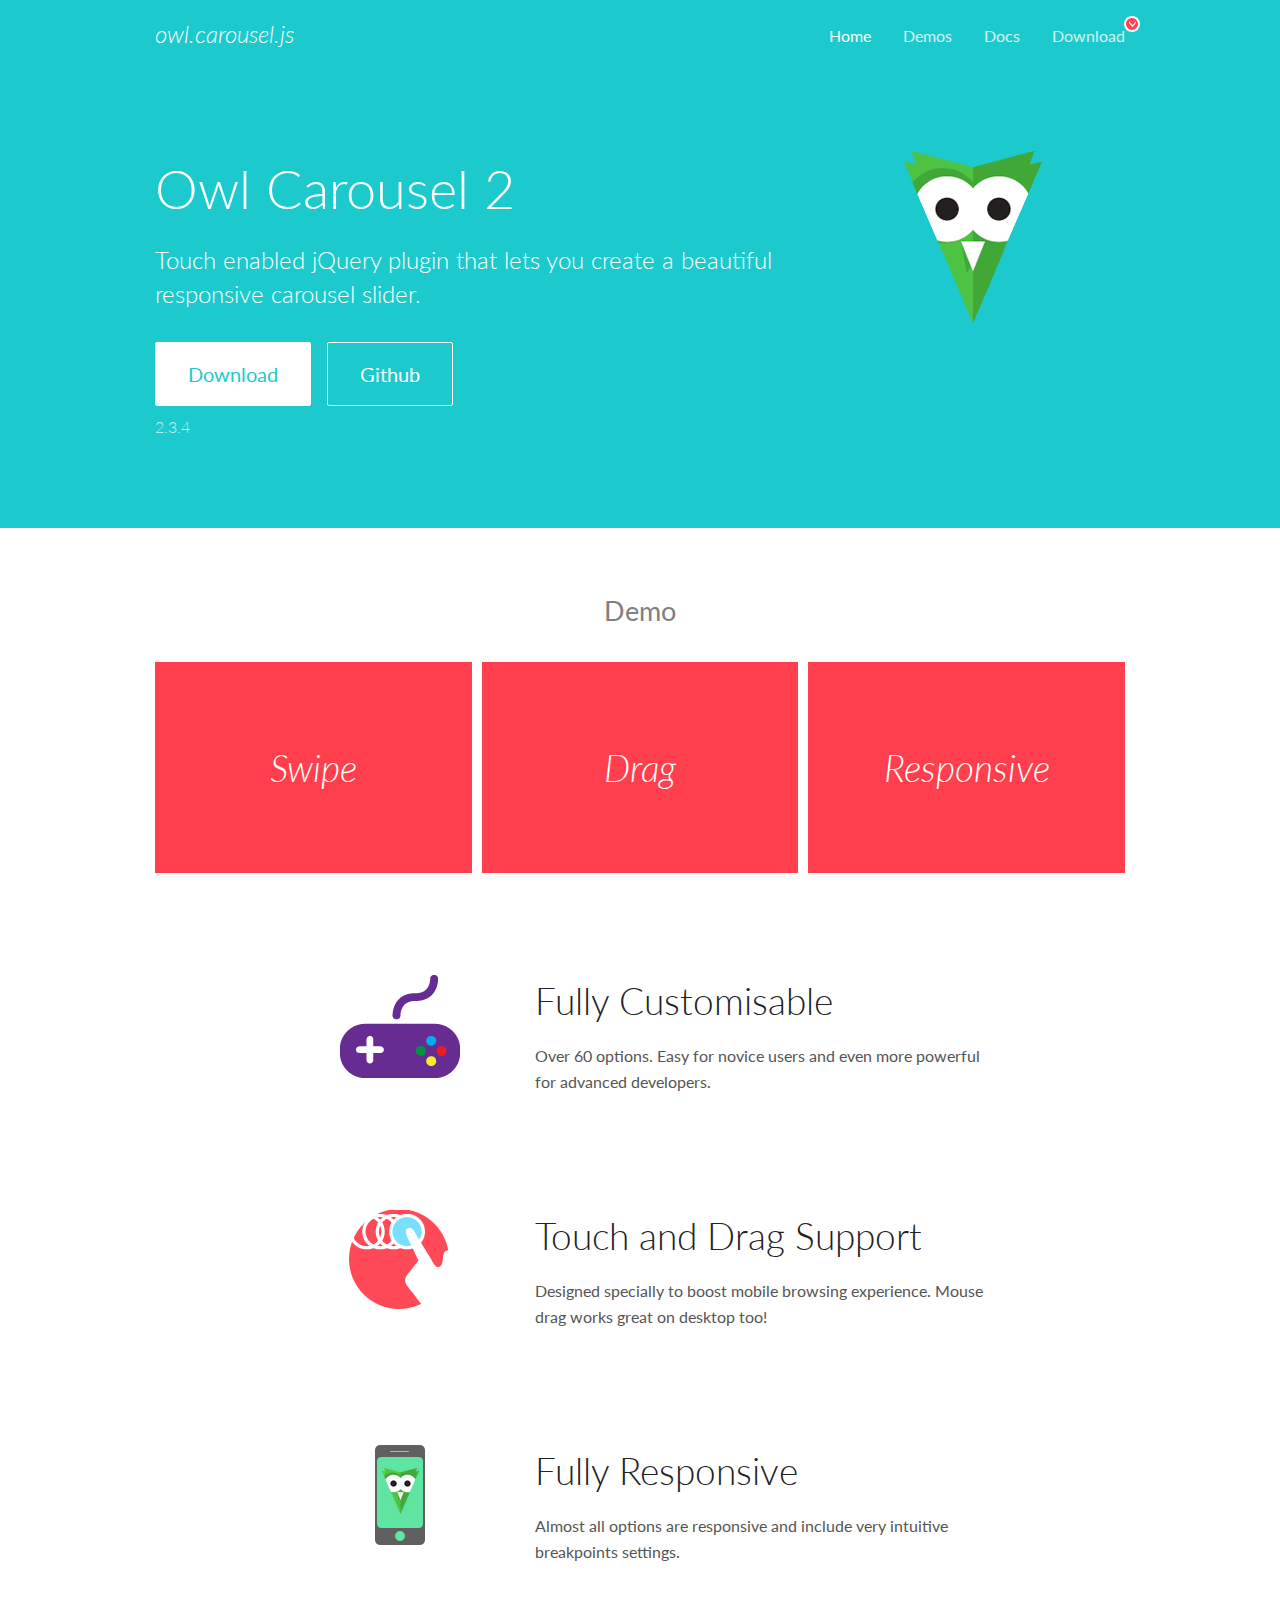
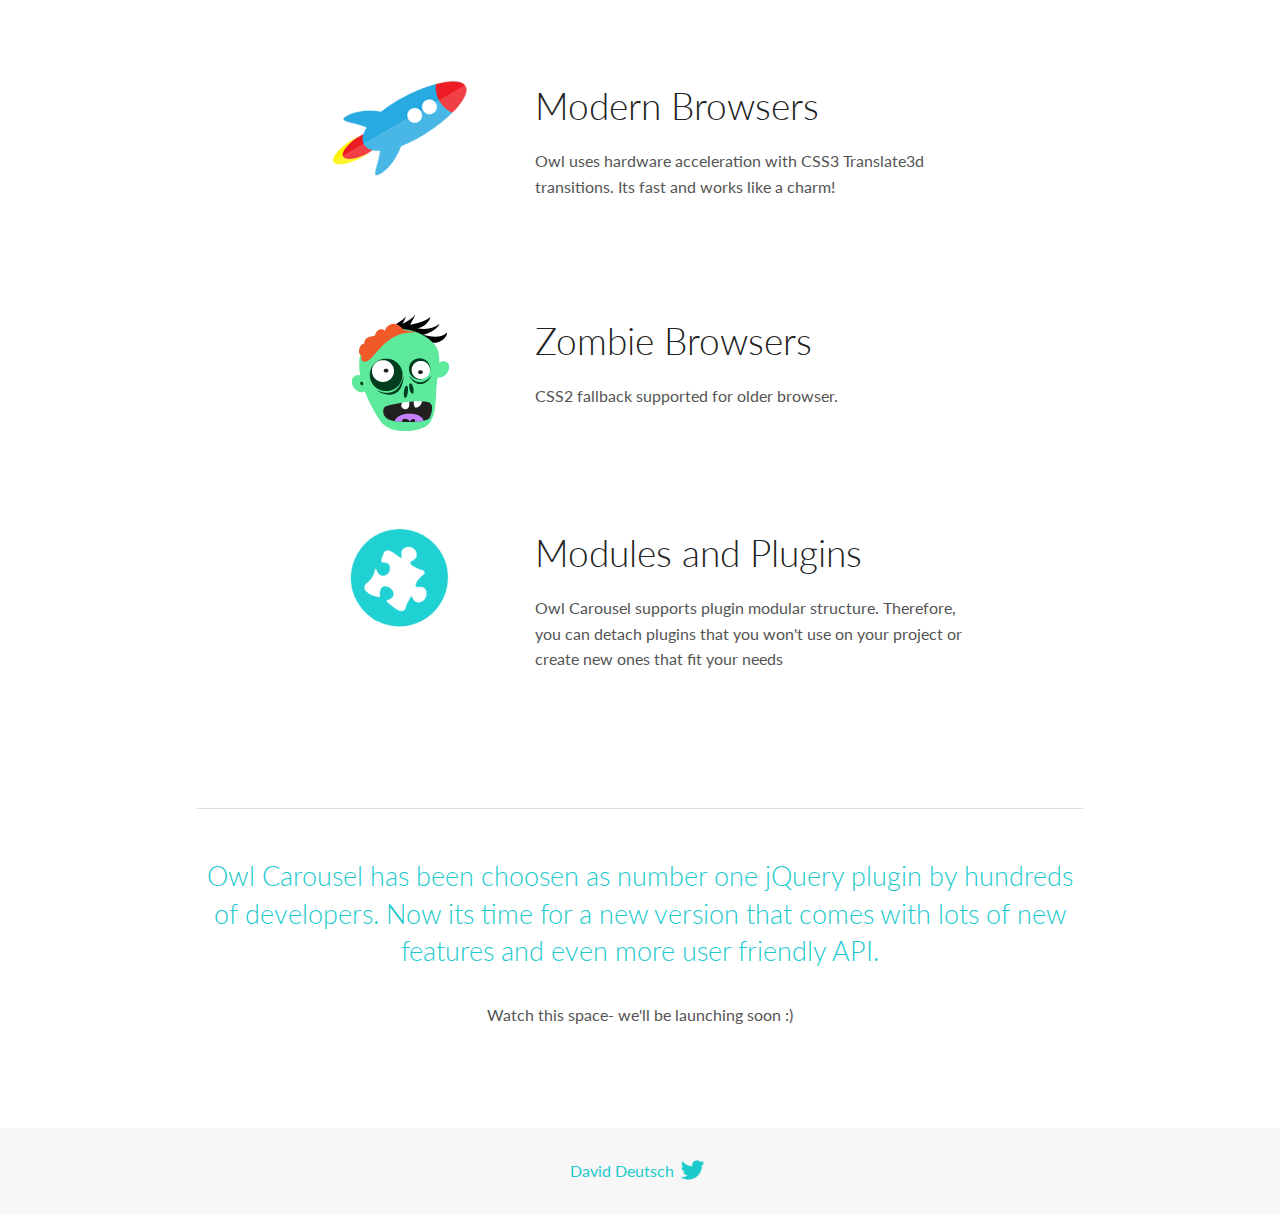
<file: OwlCarousel2-2.3.4/docs/index.html>
<!DOCTYPE html>
<html lang="en">
  <head>

    <!-- head -->
    <meta charset="utf-8">
    <meta name="msapplication-tap-highlight" content="no" />
    <meta name="viewport" content="width=device-width, initial-scale=1.0" />
    <meta name="description" content="Touch enabled jQuery plugin that lets you create beautiful responsive carousel slider.">
    <meta name="author" content="David Deutsch">
    <title>
      Home | Owl Carousel | 2.3.4
    </title>

    <!-- Stylesheets -->
    <link href='https://fonts.googleapis.com/css?family=Lato:300,400,700,400italic,300italic' rel='stylesheet' type='text/css'>
    <link rel="stylesheet" href="assets/css/docs.theme.min.css">

    <!-- Owl Stylesheets -->
    <link rel="stylesheet" href="assets/owlcarousel/assets/owl.carousel.min.css">
    <link rel="stylesheet" href="assets/owlcarousel/assets/owl.theme.default.min.css">

    <!-- HTML5 shim and Respond.js IE8 support of HTML5 elements and media queries -->

    <!--[if lt IE 9]>
      <script src="https://oss.maxcdn.com/libs/html5shiv/3.7.0/html5shiv.js"></script>
      <script src="https://oss.maxcdn.com/libs/respond.js/1.3.0/respond.min.js"></script>
    <![endif]-->

    <!-- Favicons -->
    <link rel="apple-touch-icon-precomposed" sizes="144x144" href="assets/ico/apple-touch-icon-144-precomposed.png">
    <link rel="shortcut icon" href="assets/ico/favicon.png">
    <link rel="shortcut icon" href="favicon.ico">

    <!-- Yeah i know js should not be in header. Its required for demos.-->

    <!-- javascript -->
    <script src="assets/vendors/jquery.min.js"></script>
    <script src="assets/owlcarousel/owl.carousel.js"></script>
  </head>
  <body>

    <!-- header -->
    <header class="header">
      <div class="row">
        <div class="large-12 columns">
          <div class="brand left">
            <h3>
              <a href="/OwlCarousel2/">owl.carousel.js</a> 
            </h3>
          </div>
          <a id="toggle-nav" class="right">
            <span></span> <span></span> <span></span> 
          </a> 
          <div class="nav-bar">
            <ul class="clearfix">
              <li class="active">
                <a href="/OwlCarousel2/index.html">Home</a> 
              </li>
              <li> <a href="/OwlCarousel2/demos/demos.html">Demos</a>  </li>
              <li> <a href="/OwlCarousel2/docs/started-welcome.html">Docs</a>  </li>
              <li>
                <a href="https://github.com/OwlCarousel2/OwlCarousel2/archive/2.3.4.zip">Download</a> 
                <span class="download"></span> 
              </li>
            </ul>
          </div>
        </div>
      </div>
    </header>

    <!-- home panel -->
    <section id="hero">
      <div class="row">
        <div class="large-8 medium-8 columns">
          <h1>Owl Carousel 2</h1>
          <h4>Touch enabled jQuery plugin that lets you create a beautiful responsive carousel slider.</h4>
          <a href="https://github.com/OwlCarousel2/OwlCarousel2/archive/2.3.4.zip" class="hero-button">Download</a> 
          <a href="https://github.com/OwlCarousel2/OwlCarousel2" class="hero-button outline">Github</a> 
          <p>2.3.4</p>
        </div>
        <div class="large-4 medium-4 columns">
          <img class="owl-logo" src="assets/img/owl-logo.png" alt="mr. Owl">
        </div>
      </div>
    </section>

    <!-- body -->
    <div class="home-demo">
      <div class="row">
        <div class="large-12 columns">
          <h3>Demo</h3>
          <div class="owl-carousel">
            <div class="item">
              <h2>Swipe</h2>
            </div>
            <div class="item">
              <h2>Drag</h2>
            </div>
            <div class="item">
              <h2>Responsive</h2>
            </div>
            <div class="item">
              <h2>CSS3</h2>
            </div>
            <div class="item">
              <h2>Fast</h2>
            </div>
            <div class="item">
              <h2>Easy</h2>
            </div>
            <div class="item">
              <h2>Free</h2>
            </div>
            <div class="item">
              <h2>Upgradable</h2>
            </div>
            <div class="item">
              <h2>Tons of options</h2>
            </div>
            <div class="item">
              <h2>Infinity</h2>
            </div>
            <div class="item">
              <h2>Auto Width</h2>
            </div>
          </div>
        </div>
      </div>
    </div>
    <script>
      var owl = $('.owl-carousel');
      owl.owlCarousel({
        margin: 10,
        loop: true,
        responsive: {
          0: {
            items: 1
          },
          600: {
            items: 2
          },
          1000: {
            items: 3
          }
        }
      })
    </script>

    <!-- features -->
    <div id="features">
      <div class="row">
        <div class="small-12 medium-9 small-centered columns">
          <section class="row feature">
            <div class="medium-4 small-12 columns">
              <img src="assets/img/feature-options.png" alt="">
            </div>
            <div class="medium-8 small-12 columns">
              <h2>Fully Customisable</h2>
              <p>Over 60 options. Easy for novice users and even more powerful for advanced developers.</p>
            </div>
          </section>
          <section class="row feature">
            <div class="medium-4 small-12 columns">
              <img src="assets/img/feature-drag.png" alt="">
            </div>
            <div class="medium-8 small-12 columns">
              <h2>Touch and Drag Support</h2>
              <p>Designed specially to boost mobile browsing experience. Mouse drag works great on desktop too!</p>
            </div>
          </section>
          <section class="row feature">
            <div class="medium-4 small-12 columns">
              <img src="assets/img/feature-responsive.png" alt="">
            </div>
            <div class="medium-8 small-12 columns">
              <h2>Fully Responsive</h2>
              <p>Almost all options are responsive and include very intuitive breakpoints settings.</p>
            </div>
          </section>
          <section class="row feature">
            <div class="medium-4 small-12 columns">
              <img src="assets/img/feature-modern.png" alt="">
            </div>
            <div class="medium-8 small-12 columns">
              <h2>Modern Browsers</h2>
              <p>Owl uses hardware acceleration with CSS3 Translate3d transitions. Its fast and works like a charm! </p>
            </div>
          </section>
          <section class="row feature">
            <div class="medium-4 small-12 columns">
              <img src="assets/img/feature-zombie.png" alt="">
            </div>
            <div class="medium-8 small-12 columns">
              <h2>Zombie Browsers</h2>
              <p>CSS2 fallback supported for older browser.</p>
            </div>
          </section>
          <section class="row feature">
            <div class="medium-4 small-12 columns">
              <img src="assets/img/feature-module.png" alt="">
            </div>
            <div class="medium-8 small-12 columns">
              <h2>Modules and Plugins</h2>
              <p>Owl Carousel supports plugin modular structure. Therefore, you can detach plugins that you won&#x27;t use on your project or create new ones that fit your needs</p>
            </div>
          </section>
        </div>
      </div>
    </div>

    <!-- footer -->
    <section id="teaser-text">
      <div class="row">
        <div class="small-12 medium-11 small-centered columns">
          <hr>
          <h3 id="owl-carousel-has-been-choosen-as-number-one-jquery-plugin-by-hundreds-of-developers-now-its-time-for-a-new-version-that-comes-with-lots-of-new-features-and-even-more-user-friendly-api-">Owl Carousel has been choosen as number one jQuery plugin by hundreds of developers. Now its time for a new version that comes with lots of new features and even more user friendly API.</h3>
          <p>Watch this space- we&#39;ll be launching soon :)</p>
        </div>
      </div>
    </section>

    <!-- footer -->
    <footer class="footer">
      <div class="row">
        <div class="large-12 columns">
          <h5>
            <a href="/OwlCarousel2/docs/support-contact.html">David Deutsch</a> 
            <a id="custom-tweet-button" href="https://twitter.com/share?url=https://github.com/OwlCarousel2/OwlCarousel2&text=Owl Carousel - This is so awesome! " target="_blank"></a> 
          </h5>
        </div>
      </div>
    </footer>

    <!-- vendors -->
    <script src="assets/vendors/highlight.js"></script>
    <script src="assets/js/app.js"></script>
  </body>
</html>
</file>
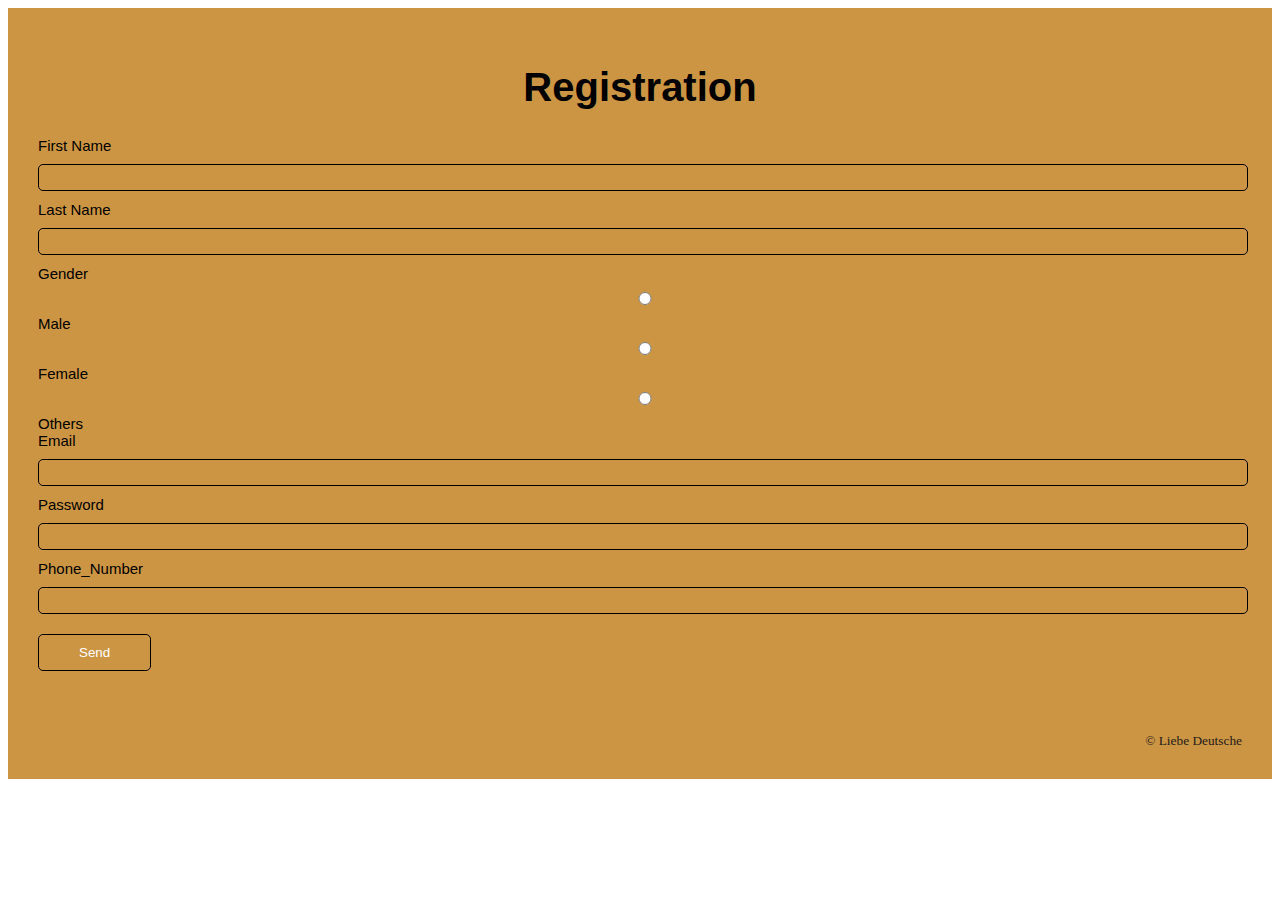
<file: regis.html>
<!DOCTYPE html>
<html lang="en">
<head>
    <meta charset="UTF-8">
    <meta http-equiv="X-UA-Compatible" content="IE=edge">
    <meta name="viewport" content="width=device-width, initial-scale=1.0">
    <title>Registration_form</title>
    <link rel="stylesheet" href="css/regis.css">
</head>
<body>
    <div class="container">
        <div class="row col-md-6 col-md-offset-3">
            <div class="panel panel-primary">
                <div class="panel-heading text-center">
                     <h1>Registration</h1>
                </div>
                <div class="panel-body">
                    <form action="connect.php" method="post">
                        <div class="form-group">
                            <lable for="firstName">First Name</lable>
                            <input type="text" class="form-control" id="firstName" name="firstName"/>
                        </div>
                        <div class="form-group">
                            <lable for="lastName">Last Name</lable>
                            <input type="text" class="form-control" id="lastName" name="lastName" />
                        </div>
                        <div class="form-group">
                            <lable for="gender">Gender</lable>
                            <div>
                           <label for="male" class="radio-inline"><input type="radio" name="gender" value="m" id="male">Male</label>
                           <label for="female" class="radio-inline"><input type="radio" name="gender" value="f" id="female">Female</label>
                           <label for="others" class="radio-inline"><input type="radio" name="gender" value="o" id="others">Others</label>
                            </div>
                        </div>
                        <div class="form-group">
                            <lable for="email">Email</lable>
                            <input type="text" class="form-control" id="email" name="email" />
                        </div>

                        <div class="form-group">
                            <lable for="password">Password</lable>
                            <input type="text" class="form-control" id="password" name="password" />
                        </div>

                        <div class="form-group">
                            <lable for="number">Phone_Number</lable>
                            <input type="text" class="form-control" id="number" name="number" />
                        </div>
                        <input class="submit" type="submit" value="Send">
                        
                    </form>
                </div>
                <div class="panel-footer text-right">
                    <small>&copy; Liebe Deutsche</small>
                </div>
            </div>
        </div>
    </div>
    
</body>
</html>
</file>
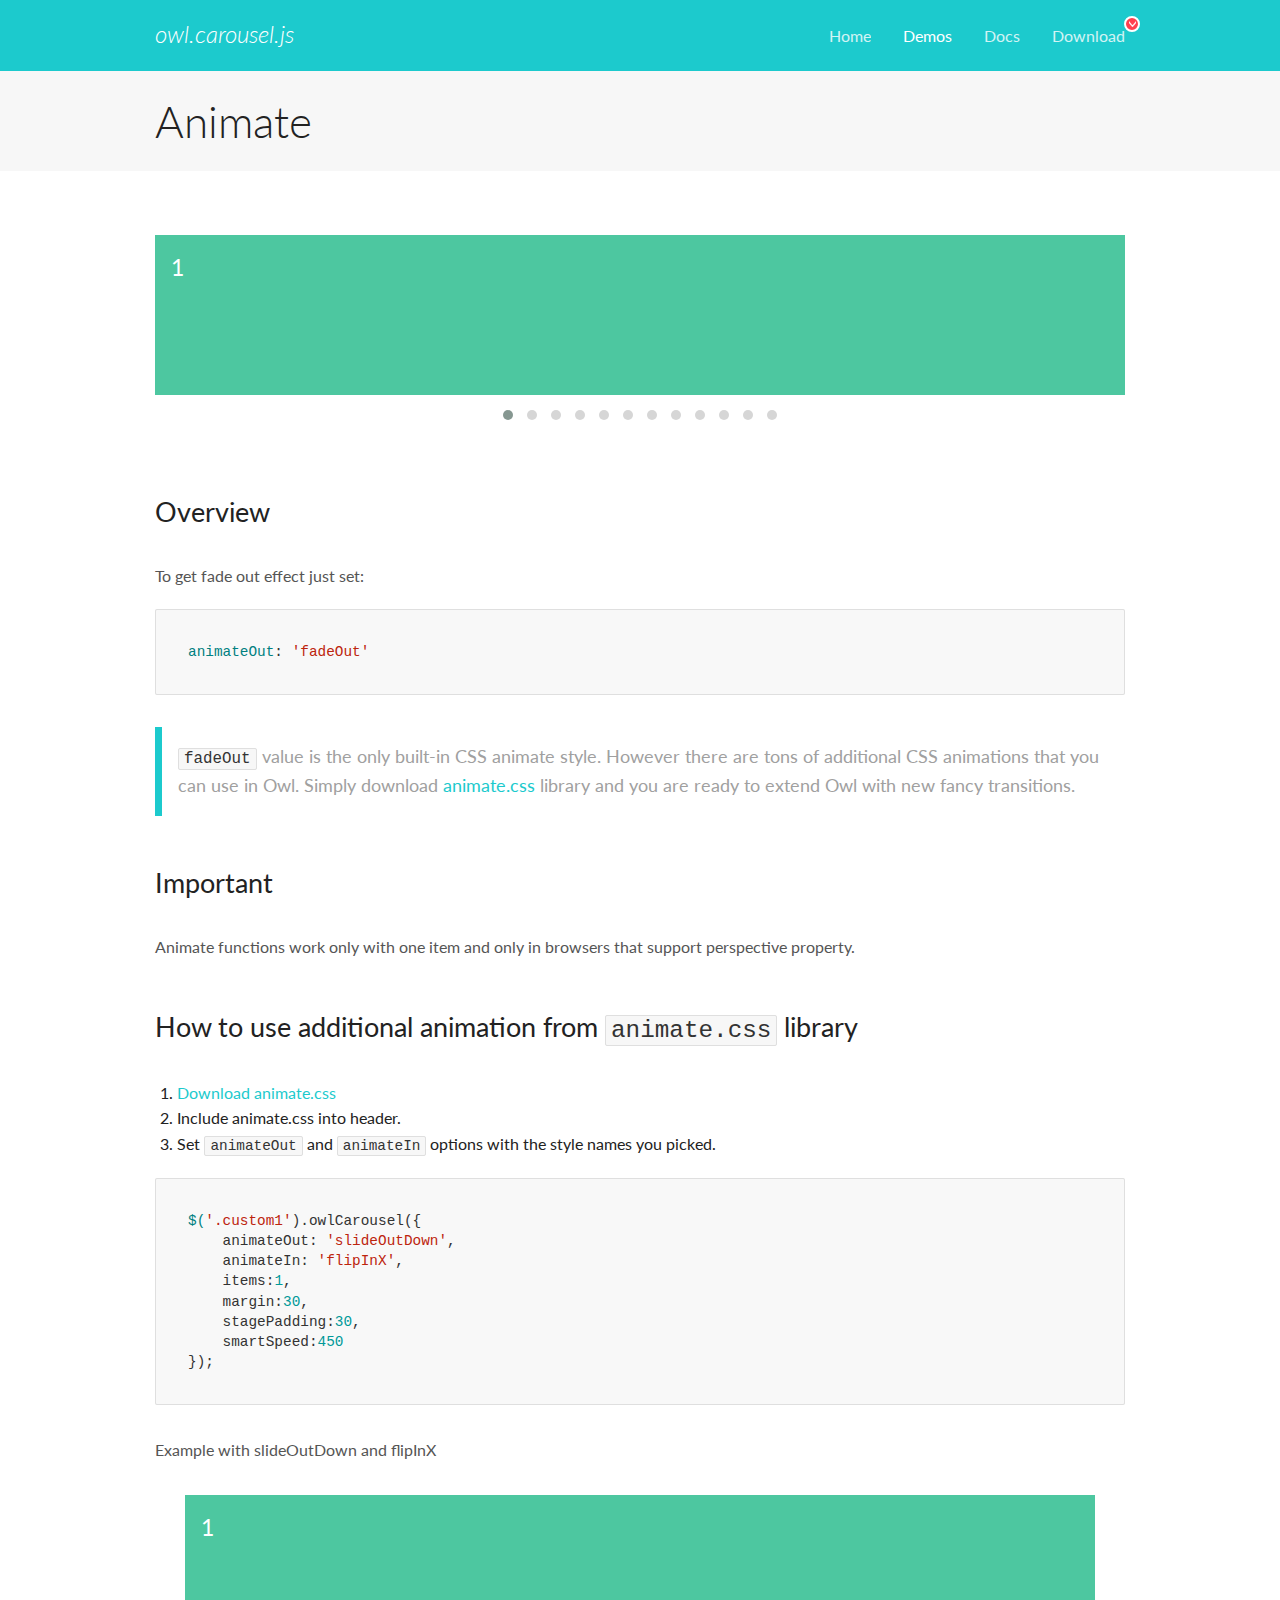
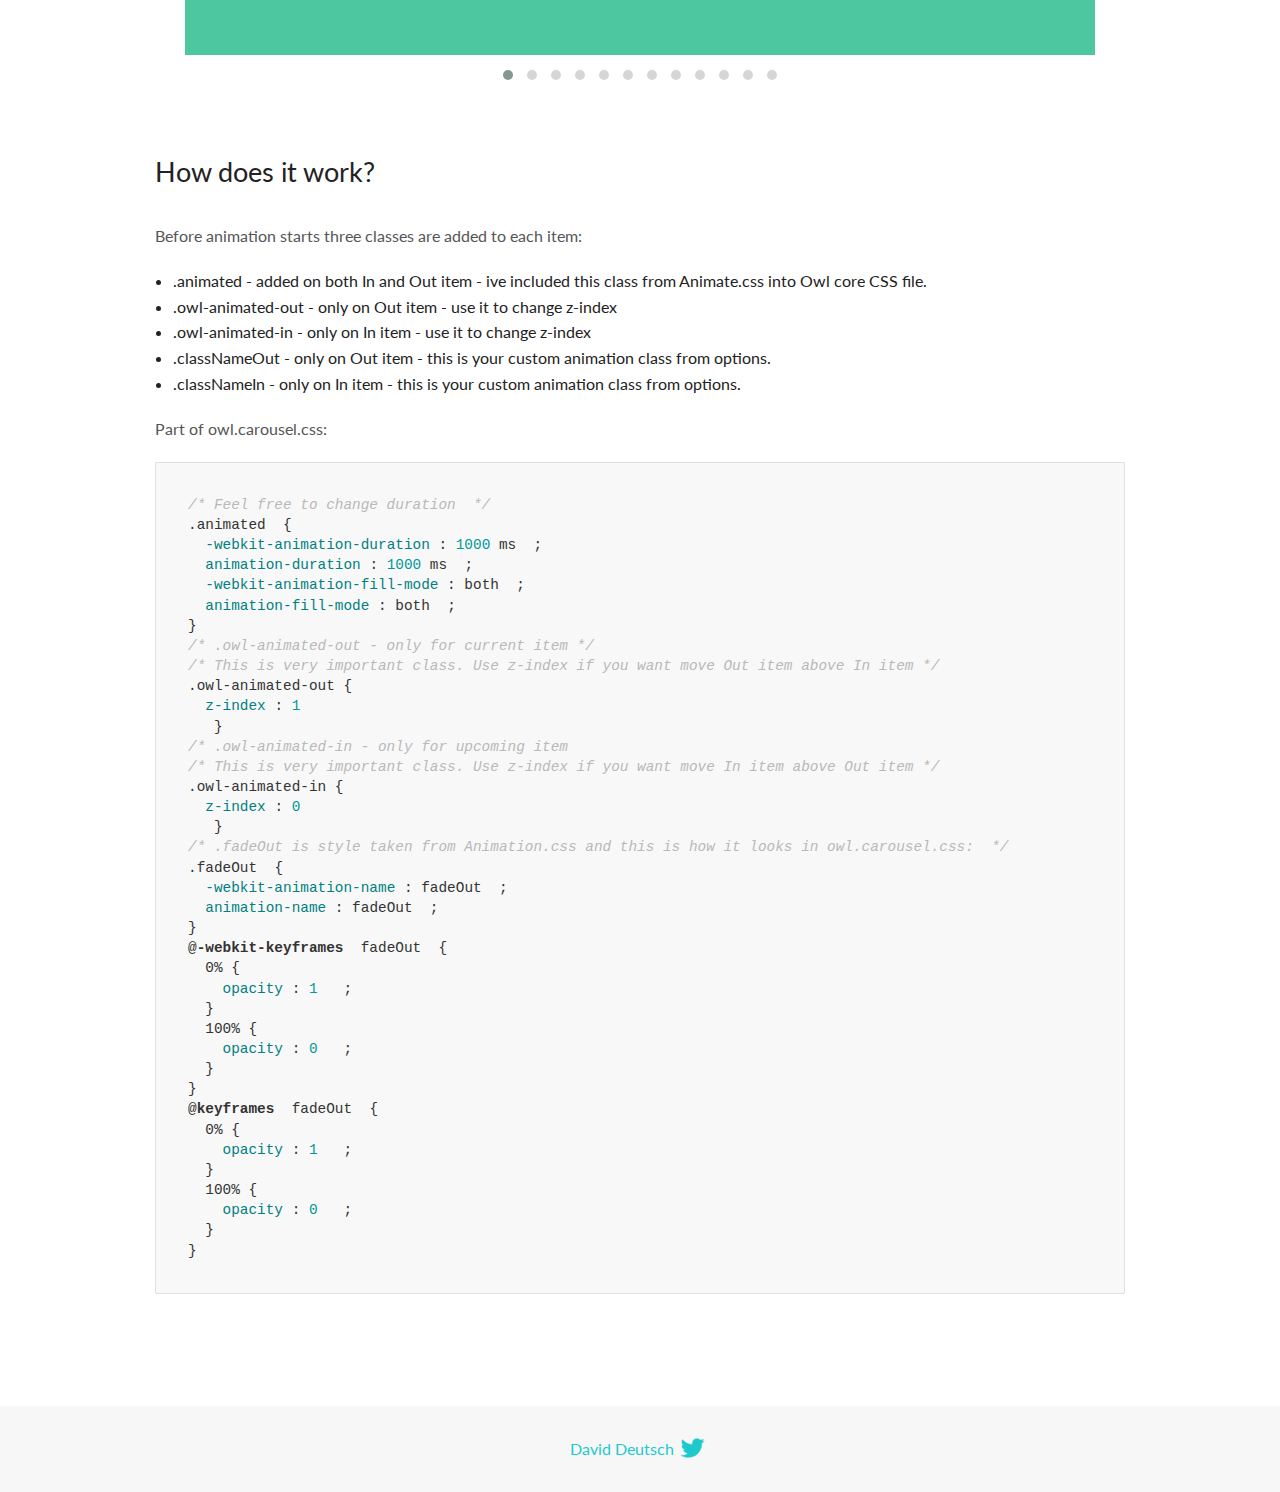
<file: OwlCarousel2-2.3.4/docs/demos/animate.html>
<!DOCTYPE html>
<html lang="en">
  <head>

    <!-- head -->
    <meta charset="utf-8">
    <meta name="msapplication-tap-highlight" content="no" />
    <meta name="viewport" content="width=device-width, initial-scale=1.0" />
    <meta name="description" content="Animate carousel">
    <meta name="author" content="David Deutsch">
    <title>
      Animate Demo | Owl Carousel | 2.3.4
    </title>

    <!-- Stylesheets -->
    <link href='https://fonts.googleapis.com/css?family=Lato:300,400,700,400italic,300italic' rel='stylesheet' type='text/css'>
    <link rel="stylesheet" href="../assets/css/docs.theme.min.css">

    <!-- Owl Stylesheets -->
    <link rel="stylesheet" href="../assets/owlcarousel/assets/owl.carousel.min.css">
    <link rel="stylesheet" href="../assets/owlcarousel/assets/owl.theme.default.min.css">

    <!-- HTML5 shim and Respond.js IE8 support of HTML5 elements and media queries -->

    <!--[if lt IE 9]>
      <script src="https://oss.maxcdn.com/libs/html5shiv/3.7.0/html5shiv.js"></script>
      <script src="https://oss.maxcdn.com/libs/respond.js/1.3.0/respond.min.js"></script>
    <![endif]-->

    <!-- Favicons -->
    <link rel="apple-touch-icon-precomposed" sizes="144x144" href="../assets/ico/apple-touch-icon-144-precomposed.png">
    <link rel="shortcut icon" href="../assets/ico/favicon.png">
    <link rel="shortcut icon" href="favicon.ico">

    <!-- Yeah i know js should not be in header. Its required for demos.-->

    <!-- javascript -->
    <script src="../assets/vendors/jquery.min.js"></script>
    <script src="../assets/owlcarousel/owl.carousel.js"></script>
  </head>
  <body>

    <!-- header -->
    <header class="header">
      <div class="row">
        <div class="large-12 columns">
          <div class="brand left">
            <h3>
              <a href="/OwlCarousel2/">owl.carousel.js</a> 
            </h3>
          </div>
          <a id="toggle-nav" class="right">
            <span></span> <span></span> <span></span> 
          </a> 
          <div class="nav-bar">
            <ul class="clearfix">
              <li> <a href="/OwlCarousel2/index.html">Home</a>  </li>
              <li class="active">
                <a href="/OwlCarousel2/demos/demos.html">Demos</a> 
              </li>
              <li> <a href="/OwlCarousel2/docs/started-welcome.html">Docs</a>  </li>
              <li>
                <a href="https://github.com/OwlCarousel2/OwlCarousel2/archive/2.3.4.zip">Download</a> 
                <span class="download"></span> 
              </li>
            </ul>
          </div>
        </div>
      </div>
    </header>

    <!-- title -->
    <section class="title">
      <div class="row">
        <div class="large-12 columns">
          <h1>Animate</h1>
        </div>
      </div>
    </section>

    <!--  Demos -->
    <section id="demos">
      <div class="row">
        <div class="large-12 columns">
          <div class="fadeOut owl-carousel owl-theme">
            <div class="item">
              <h4>1</h4>
            </div>
            <div class="item">
              <h4>2</h4>
            </div>
            <div class="item">
              <h4>3</h4>
            </div>
            <div class="item">
              <h4>4</h4>
            </div>
            <div class="item">
              <h4>5</h4>
            </div>
            <div class="item">
              <h4>6</h4>
            </div>
            <div class="item">
              <h4>7</h4>
            </div>
            <div class="item">
              <h4>8</h4>
            </div>
            <div class="item">
              <h4>9</h4>
            </div>
            <div class="item">
              <h4>10</h4>
            </div>
            <div class="item">
              <h4>11</h4>
            </div>
            <div class="item">
              <h4>12</h4>
            </div>
          </div>
          <h3 id="overview">Overview</h3>
          <p>To get fade out effect just set:</p>
          <pre><code>animateOut: &#39;fadeOut&#39;</code></pre>
          <blockquote>
            <p><code>fadeOut</code> value is the only built-in CSS animate style. However there are tons of additional CSS animations that you can use in Owl. Simply download
              <a href="https://daneden.github.io/animate.css/">animate.css</a>  library and you are ready to extend Owl with new fancy transitions.</p>
          </blockquote>
          <h3 id="important">Important</h3>
          <p>Animate functions work only with one item and only in browsers that support perspective property.</p>
          <h3 id="how-to-use-additional-animation-from-animate-css-library">How to use additional animation from <code>animate.css</code> library</h3>
          <ol>
            <li> <a href="https://daneden.github.io/animate.css/">Download animate.css</a>  </li>
            <li>Include animate.css into header.</li>
            <li>Set <code>animateOut</code> and <code>animateIn</code> options with the style names you picked.</li>
          </ol>
          <pre><code>$(&#39;.custom1&#39;).owlCarousel({
    animateOut: &#39;slideOutDown&#39;,
    animateIn: &#39;flipInX&#39;,
    items:1,
    margin:30,
    stagePadding:30,
    smartSpeed:450
});</code></pre>
          <p>Example with slideOutDown and flipInX</p>
          <div class="custom1 owl-carousel owl-theme">
            <div class="item">
              <h4>1</h4>
            </div>
            <div class="item">
              <h4>2</h4>
            </div>
            <div class="item">
              <h4>3</h4>
            </div>
            <div class="item">
              <h4>4</h4>
            </div>
            <div class="item">
              <h4>5</h4>
            </div>
            <div class="item">
              <h4>6</h4>
            </div>
            <div class="item">
              <h4>7</h4>
            </div>
            <div class="item">
              <h4>8</h4>
            </div>
            <div class="item">
              <h4>9</h4>
            </div>
            <div class="item">
              <h4>10</h4>
            </div>
            <div class="item">
              <h4>11</h4>
            </div>
            <div class="item">
              <h4>12</h4>
            </div>
          </div>
          <h3 id="how-does-it-work-">How does it work?</h3>
          <p>Before animation starts three classes are added to each item:</p>
          <ul>
            <li>.animated - added on both In and Out item - ive included this class from Animate.css into Owl core CSS file.</li>
            <li>.owl-animated-out - only on Out item - use it to change z-index</li>
            <li>.owl-animated-in - only on In item - use it to change z-index</li>
            <li>.classNameOut - only on Out item - this is your custom animation class from options.</li>
            <li>.classNameIn - only on In item - this is your custom animation class from options.</li>
          </ul>
          <p>Part of owl.carousel.css:</p>
          <pre><code class="language-css"><span class="comment">/* Feel free to change duration  */</span> 
<span class="class">.animated</span>  <span class="rules">{
  <span class="rule"><span class="attribute">-webkit-animation-duration</span> :<span class="value"> <span class="number">1000</span> ms</span> </span> ;
  <span class="rule"><span class="attribute">animation-duration</span> :<span class="value"> <span class="number">1000</span> ms</span> </span> ;
  <span class="rule"><span class="attribute">-webkit-animation-fill-mode</span> :<span class="value"> both</span> </span> ;
  <span class="rule"><span class="attribute">animation-fill-mode</span> :<span class="value"> both</span> </span> ;
<span class="rule">}</span> </span> 
<span class="comment">/* .owl-animated-out - only for current item */</span> 
<span class="comment">/* This is very important class. Use z-index if you want move Out item above In item */</span> 
<span class="class">.owl-animated-out</span> <span class="rules">{
  <span class="rule"><span class="attribute">z-index</span> :<span class="value"> <span class="number">1</span> 
</span> </span> </span> }
<span class="comment">/* .owl-animated-in - only for upcoming item
/* This is very important class. Use z-index if you want move In item above Out item */</span> 
<span class="class">.owl-animated-in</span> <span class="rules">{
  <span class="rule"><span class="attribute">z-index</span> :<span class="value"> <span class="number">0</span> 
</span> </span> </span> }
<span class="comment">/* .fadeOut is style taken from Animation.css and this is how it looks in owl.carousel.css:  */</span> 
<span class="class">.fadeOut</span>  <span class="rules">{
  <span class="rule"><span class="attribute">-webkit-animation-name</span> :<span class="value"> fadeOut</span> </span> ;
  <span class="rule"><span class="attribute">animation-name</span> :<span class="value"> fadeOut</span> </span> ;
<span class="rule">}</span> </span> 
<span class="at_rule">@<span class="keyword">-webkit-keyframes</span>  fadeOut </span> {
  0% <span class="rules">{
    <span class="rule"><span class="attribute">opacity</span> :<span class="value"> <span class="number">1</span> </span> </span> ;
  <span class="rule">}</span> </span> 
  100% <span class="rules">{
    <span class="rule"><span class="attribute">opacity</span> :<span class="value"> <span class="number">0</span> </span> </span> ;
  <span class="rule">}</span> </span> 
}
<span class="at_rule">@<span class="keyword">keyframes</span>  fadeOut </span> {
  0% <span class="rules">{
    <span class="rule"><span class="attribute">opacity</span> :<span class="value"> <span class="number">1</span> </span> </span> ;
  <span class="rule">}</span> </span> 
  100% <span class="rules">{
    <span class="rule"><span class="attribute">opacity</span> :<span class="value"> <span class="number">0</span> </span> </span> ;
  <span class="rule">}</span> </span> 
}</code></pre>
          <link rel="stylesheet" href="../assets/css/animate.css">
          <script>
            jQuery(document).ready(function($) {
              $('.fadeOut').owlCarousel({
                items: 1,
                animateOut: 'fadeOut',
                loop: true,
                margin: 10,
              });
              $('.custom1').owlCarousel({
                animateOut: 'slideOutDown',
                animateIn: 'flipInX',
                items: 1,
                margin: 30,
                stagePadding: 30,
                smartSpeed: 450
              });
            });
          </script>
        </div>
      </div>
    </section>

    <!-- footer -->
    <footer class="footer">
      <div class="row">
        <div class="large-12 columns">
          <h5>
            <a href="/OwlCarousel2/docs/support-contact.html">David Deutsch</a> 
            <a id="custom-tweet-button" href="https://twitter.com/share?url=https://github.com/OwlCarousel2/OwlCarousel2&text=Owl Carousel - This is so awesome! " target="_blank"></a> 
          </h5>
        </div>
      </div>
    </footer>

    <!-- vendors -->
    <script src="../assets/vendors/highlight.js"></script>
    <script src="../assets/js/app.js"></script>
  </body>
</html>
</file>
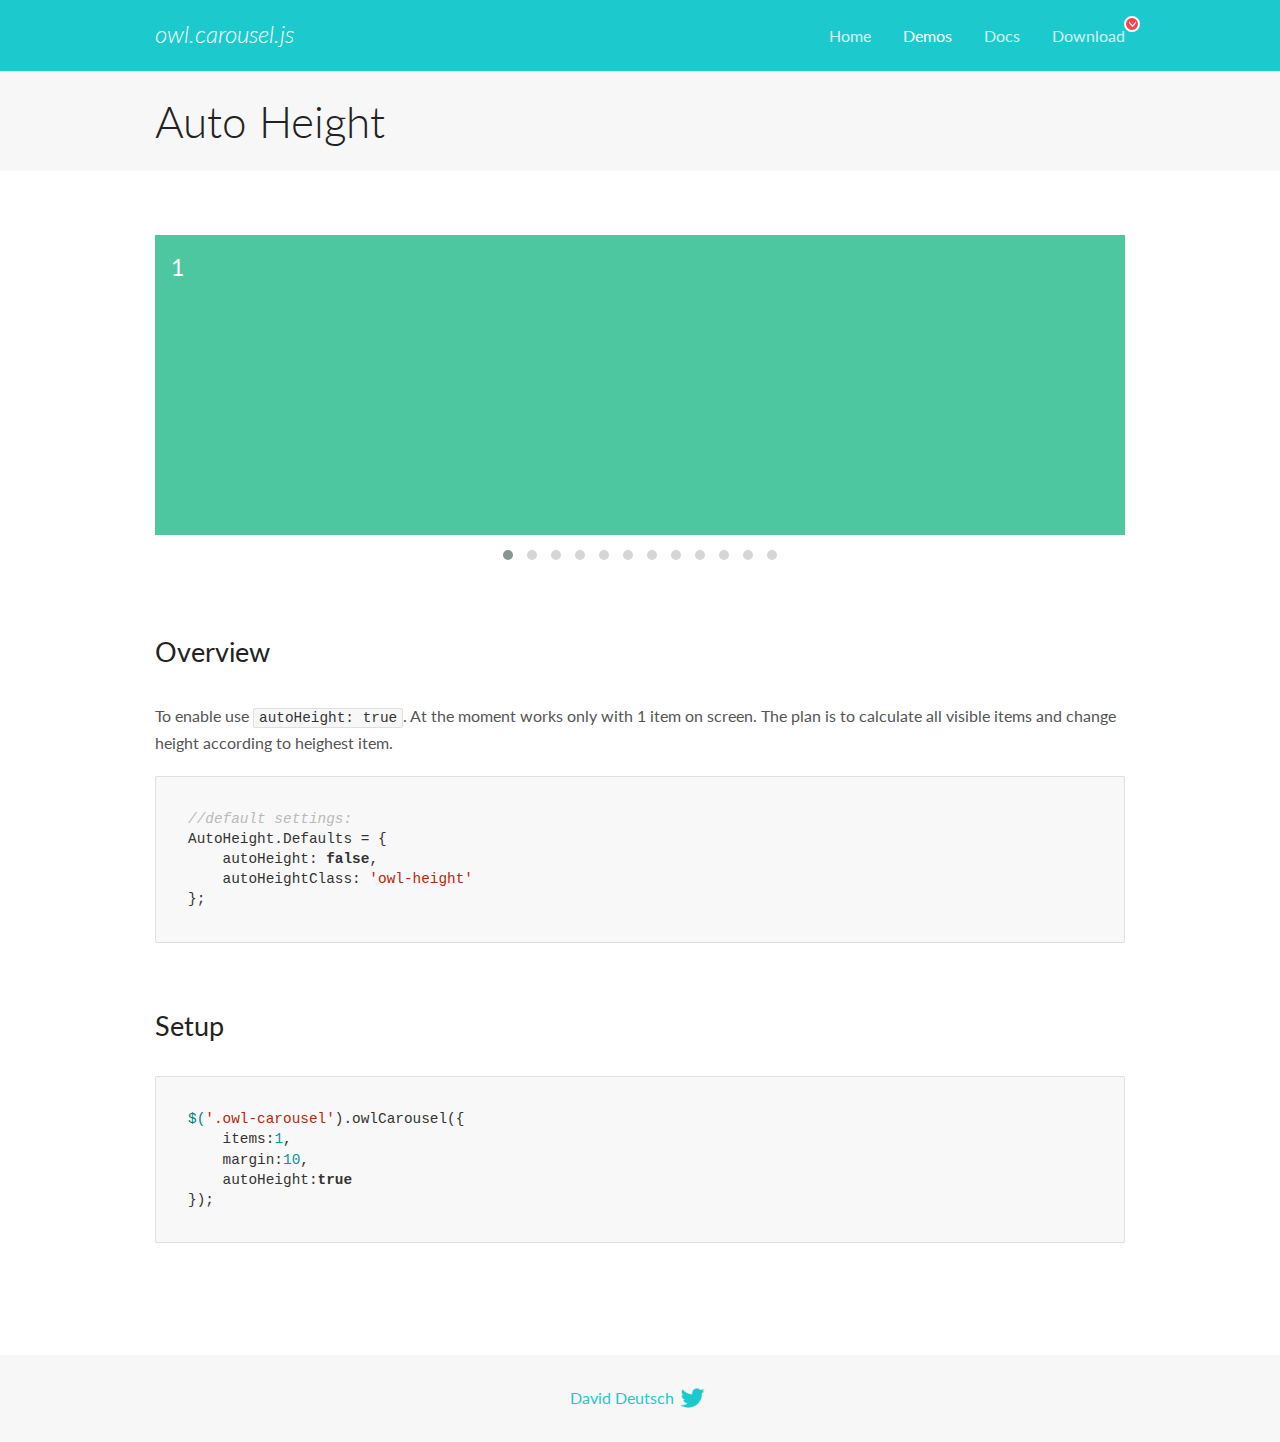
<file: OwlCarousel2-2.3.4/docs/demos/autoheight.html>
<!DOCTYPE html>
<html lang="en">
  <head>

    <!-- head -->
    <meta charset="utf-8">
    <meta name="msapplication-tap-highlight" content="no" />
    <meta name="viewport" content="width=device-width, initial-scale=1.0" />
    <meta name="description" content="autoHeight usage demo">
    <meta name="author" content="David Deutsch">
    <title>
      Auto Height Demo | Owl Carousel | 2.3.4
    </title>

    <!-- Stylesheets -->
    <link href='https://fonts.googleapis.com/css?family=Lato:300,400,700,400italic,300italic' rel='stylesheet' type='text/css'>
    <link rel="stylesheet" href="../assets/css/docs.theme.min.css">

    <!-- Owl Stylesheets -->
    <link rel="stylesheet" href="../assets/owlcarousel/assets/owl.carousel.min.css">
    <link rel="stylesheet" href="../assets/owlcarousel/assets/owl.theme.default.min.css">

    <!-- HTML5 shim and Respond.js IE8 support of HTML5 elements and media queries -->

    <!--[if lt IE 9]>
      <script src="https://oss.maxcdn.com/libs/html5shiv/3.7.0/html5shiv.js"></script>
      <script src="https://oss.maxcdn.com/libs/respond.js/1.3.0/respond.min.js"></script>
    <![endif]-->

    <!-- Favicons -->
    <link rel="apple-touch-icon-precomposed" sizes="144x144" href="../assets/ico/apple-touch-icon-144-precomposed.png">
    <link rel="shortcut icon" href="../assets/ico/favicon.png">
    <link rel="shortcut icon" href="favicon.ico">

    <!-- Yeah i know js should not be in header. Its required for demos.-->

    <!-- javascript -->
    <script src="../assets/vendors/jquery.min.js"></script>
    <script src="../assets/owlcarousel/owl.carousel.js"></script>
  </head>
  <body>

    <!-- header -->
    <header class="header">
      <div class="row">
        <div class="large-12 columns">
          <div class="brand left">
            <h3>
              <a href="/OwlCarousel2/">owl.carousel.js</a> 
            </h3>
          </div>
          <a id="toggle-nav" class="right">
            <span></span> <span></span> <span></span> 
          </a> 
          <div class="nav-bar">
            <ul class="clearfix">
              <li> <a href="/OwlCarousel2/index.html">Home</a>  </li>
              <li class="active">
                <a href="/OwlCarousel2/demos/demos.html">Demos</a> 
              </li>
              <li> <a href="/OwlCarousel2/docs/started-welcome.html">Docs</a>  </li>
              <li>
                <a href="https://github.com/OwlCarousel2/OwlCarousel2/archive/2.3.4.zip">Download</a> 
                <span class="download"></span> 
              </li>
            </ul>
          </div>
        </div>
      </div>
    </header>

    <!-- title -->
    <section class="title">
      <div class="row">
        <div class="large-12 columns">
          <h1>Auto Height</h1>
        </div>
      </div>
    </section>

    <!--  Demos -->
    <section id="demos">
      <div class="row">
        <div class="large-12 columns">
          <div class="owl-carousel owl-theme">
            <div class="item" style="height:300px">
              <h4>1</h4>
            </div>
            <div class="item" style="height:100px">
              <h4>2</h4>
            </div>
            <div class="item" style="height:500px">
              <h4>3</h4>
            </div>
            <div class="item" style="height:250px">
              <h4>4</h4>
            </div>
            <div class="item" style="height:400px">
              <h4>5</h4>
            </div>
            <div class="item" style="height:500px">
              <h4>6</h4>
            </div>
            <div class="item" style="height:600px">
              <h4>7</h4>
            </div>
            <div class="item" style="height:400px">
              <h4>8</h4>
            </div>
            <div class="item" style="height:300px">
              <h4>9</h4>
            </div>
            <div class="item" style="height:350px">
              <h4>10</h4>
            </div>
            <div class="item" style="height:200px">
              <h4>11</h4>
            </div>
            <div class="item" style="height:150px">
              <h4>12</h4>
            </div>
          </div>
          <h3 id="overview">Overview</h3>
          <p>To enable use <code>autoHeight: true</code>. At the moment works only with 1 item on screen. The plan is to calculate all visible items and change height according to heighest item.</p>
          <pre><code>//default settings:
AutoHeight.Defaults = {
    autoHeight: false,
    autoHeightClass: &#39;owl-height&#39;
};</code></pre>
          <h3 id="setup">Setup</h3>
          <pre><code>$(&#39;.owl-carousel&#39;).owlCarousel({
    items:1,
    margin:10,
    autoHeight:true
});</code></pre>
          <script>
            $(document).ready(function() {
              $('.owl-carousel').owlCarousel({
                items: 1,
                margin: 10,
                autoHeight: true
              });
            })
          </script>
        </div>
      </div>
    </section>

    <!-- footer -->
    <footer class="footer">
      <div class="row">
        <div class="large-12 columns">
          <h5>
            <a href="/OwlCarousel2/docs/support-contact.html">David Deutsch</a> 
            <a id="custom-tweet-button" href="https://twitter.com/share?url=https://github.com/OwlCarousel2/OwlCarousel2&text=Owl Carousel - This is so awesome! " target="_blank"></a> 
          </h5>
        </div>
      </div>
    </footer>

    <!-- vendors -->
    <script src="../assets/vendors/highlight.js"></script>
    <script src="../assets/js/app.js"></script>
  </body>
</html>
</file>
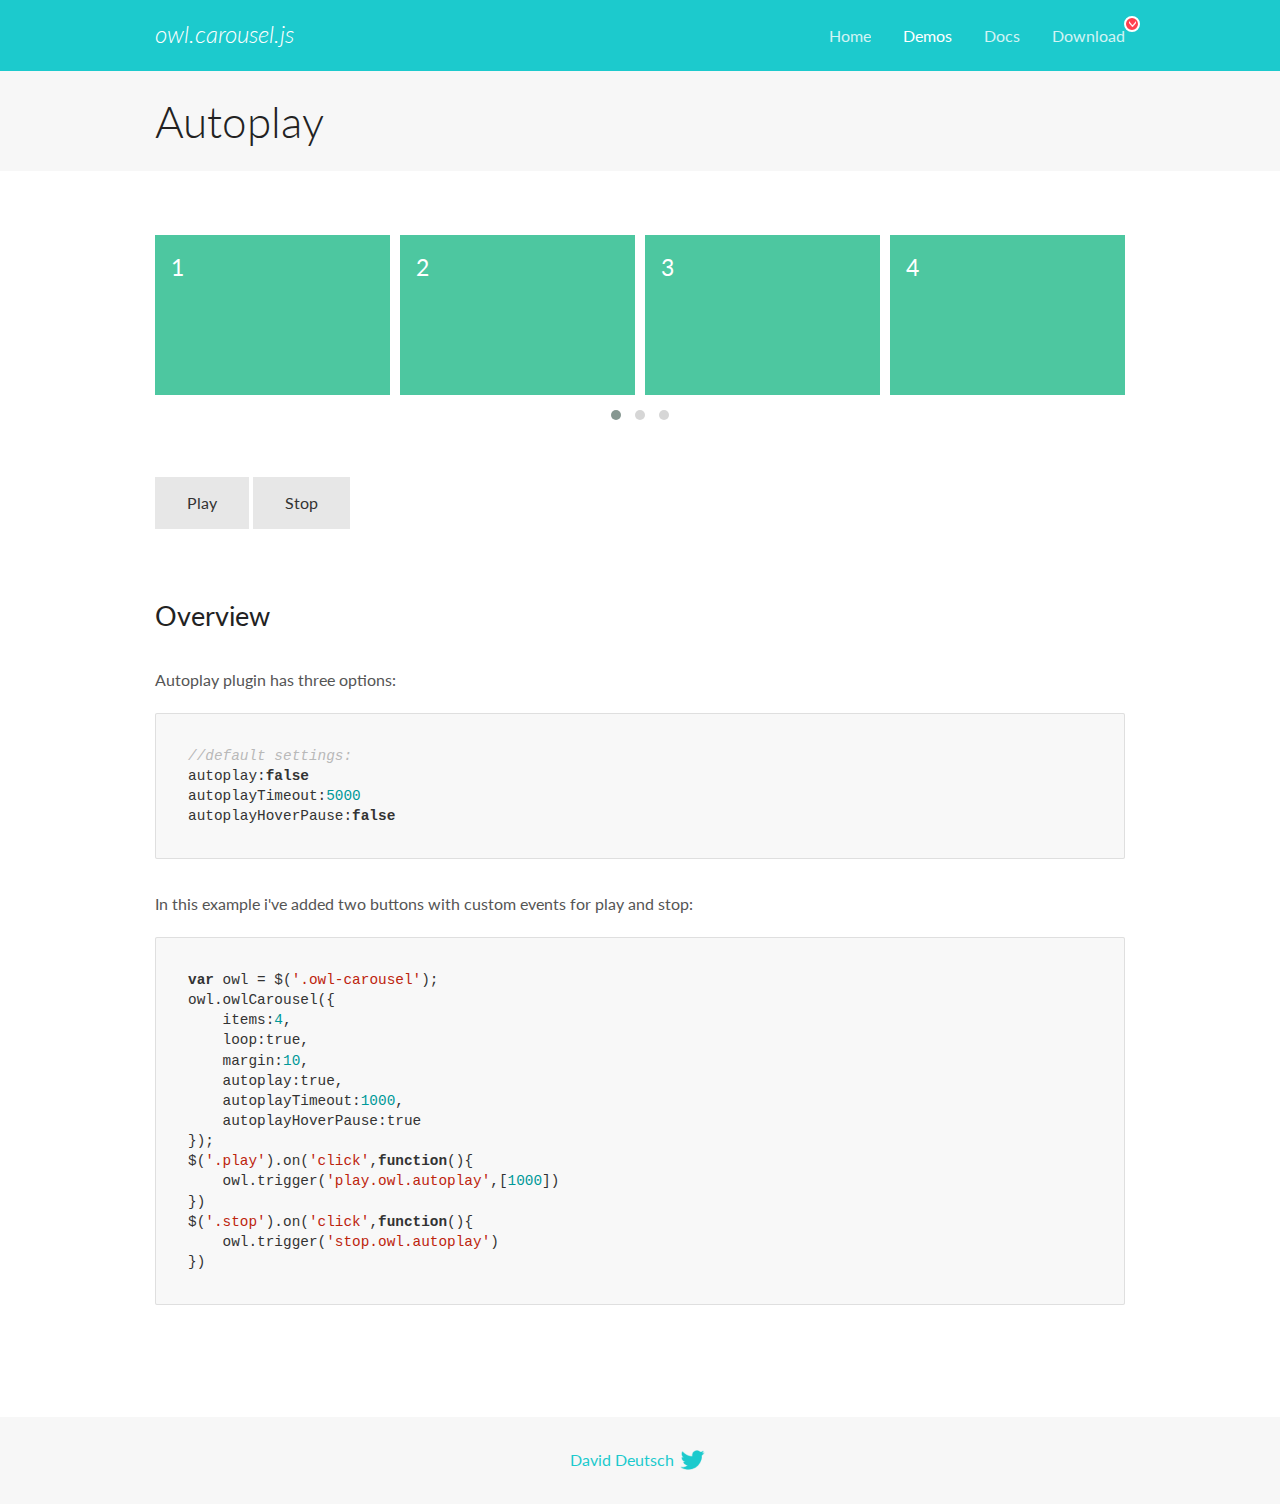
<file: OwlCarousel2-2.3.4/docs/demos/autoplay.html>
<!DOCTYPE html>
<html lang="en">
  <head>

    <!-- head -->
    <meta charset="utf-8">
    <meta name="msapplication-tap-highlight" content="no" />
    <meta name="viewport" content="width=device-width, initial-scale=1.0" />
    <meta name="description" content="Autoplay usage demo">
    <meta name="author" content="David Deutsch">
    <title>
      Autoplay Demo | Owl Carousel | 2.3.4
    </title>

    <!-- Stylesheets -->
    <link href='https://fonts.googleapis.com/css?family=Lato:300,400,700,400italic,300italic' rel='stylesheet' type='text/css'>
    <link rel="stylesheet" href="../assets/css/docs.theme.min.css">

    <!-- Owl Stylesheets -->
    <link rel="stylesheet" href="../assets/owlcarousel/assets/owl.carousel.min.css">
    <link rel="stylesheet" href="../assets/owlcarousel/assets/owl.theme.default.min.css">

    <!-- HTML5 shim and Respond.js IE8 support of HTML5 elements and media queries -->

    <!--[if lt IE 9]>
      <script src="https://oss.maxcdn.com/libs/html5shiv/3.7.0/html5shiv.js"></script>
      <script src="https://oss.maxcdn.com/libs/respond.js/1.3.0/respond.min.js"></script>
    <![endif]-->

    <!-- Favicons -->
    <link rel="apple-touch-icon-precomposed" sizes="144x144" href="../assets/ico/apple-touch-icon-144-precomposed.png">
    <link rel="shortcut icon" href="../assets/ico/favicon.png">
    <link rel="shortcut icon" href="favicon.ico">

    <!-- Yeah i know js should not be in header. Its required for demos.-->

    <!-- javascript -->
    <script src="../assets/vendors/jquery.min.js"></script>
    <script src="../assets/owlcarousel/owl.carousel.js"></script>
  </head>
  <body>

    <!-- header -->
    <header class="header">
      <div class="row">
        <div class="large-12 columns">
          <div class="brand left">
            <h3>
              <a href="/OwlCarousel2/">owl.carousel.js</a> 
            </h3>
          </div>
          <a id="toggle-nav" class="right">
            <span></span> <span></span> <span></span> 
          </a> 
          <div class="nav-bar">
            <ul class="clearfix">
              <li> <a href="/OwlCarousel2/index.html">Home</a>  </li>
              <li class="active">
                <a href="/OwlCarousel2/demos/demos.html">Demos</a> 
              </li>
              <li> <a href="/OwlCarousel2/docs/started-welcome.html">Docs</a>  </li>
              <li>
                <a href="https://github.com/OwlCarousel2/OwlCarousel2/archive/2.3.4.zip">Download</a> 
                <span class="download"></span> 
              </li>
            </ul>
          </div>
        </div>
      </div>
    </header>

    <!-- title -->
    <section class="title">
      <div class="row">
        <div class="large-12 columns">
          <h1>Autoplay</h1>
        </div>
      </div>
    </section>

    <!--  Demos -->
    <section id="demos">
      <div class="row">
        <div class="large-12 columns">
          <div class="owl-carousel owl-theme">
            <div class="item">
              <h4>1</h4>
            </div>
            <div class="item">
              <h4>2</h4>
            </div>
            <div class="item">
              <h4>3</h4>
            </div>
            <div class="item">
              <h4>4</h4>
            </div>
            <div class="item">
              <h4>5</h4>
            </div>
            <div class="item">
              <h4>6</h4>
            </div>
            <div class="item">
              <h4>7</h4>
            </div>
            <div class="item">
              <h4>8</h4>
            </div>
            <div class="item">
              <h4>9</h4>
            </div>
            <div class="item">
              <h4>10</h4>
            </div>
            <div class="item">
              <h4>11</h4>
            </div>
            <div class="item">
              <h4>12</h4>
            </div>
          </div>
          <a class="button secondary play">Play</a> 
          <a class="button secondary stop">Stop</a> 
          <h3 id="overview">Overview</h3>
          <p>Autoplay plugin has three options:</p>
          <pre><code>//default settings:
autoplay:false
autoplayTimeout:5000
autoplayHoverPause:false</code></pre>
          <p>In this example i&#39;ve added two buttons with custom events for play and stop:</p>
          <pre><code>var owl = $(&#39;.owl-carousel&#39;);
owl.owlCarousel({
    items:4,
    loop:true,
    margin:10,
    autoplay:true,
    autoplayTimeout:1000,
    autoplayHoverPause:true
});
$(&#39;.play&#39;).on(&#39;click&#39;,function(){
    owl.trigger(&#39;play.owl.autoplay&#39;,[1000])
})
$(&#39;.stop&#39;).on(&#39;click&#39;,function(){
    owl.trigger(&#39;stop.owl.autoplay&#39;)
})</code></pre>
          <script>
            $(document).ready(function() {
              var owl = $('.owl-carousel');
              owl.owlCarousel({
                items: 4,
                loop: true,
                margin: 10,
                autoplay: true,
                autoplayTimeout: 1000,
                autoplayHoverPause: true
              });
              $('.play').on('click', function() {
                owl.trigger('play.owl.autoplay', [1000])
              })
              $('.stop').on('click', function() {
                owl.trigger('stop.owl.autoplay')
              })
            })
          </script>
        </div>
      </div>
    </section>

    <!-- footer -->
    <footer class="footer">
      <div class="row">
        <div class="large-12 columns">
          <h5>
            <a href="/OwlCarousel2/docs/support-contact.html">David Deutsch</a> 
            <a id="custom-tweet-button" href="https://twitter.com/share?url=https://github.com/OwlCarousel2/OwlCarousel2&text=Owl Carousel - This is so awesome! " target="_blank"></a> 
          </h5>
        </div>
      </div>
    </footer>

    <!-- vendors -->
    <script src="../assets/vendors/highlight.js"></script>
    <script src="../assets/js/app.js"></script>
  </body>
</html>
</file>
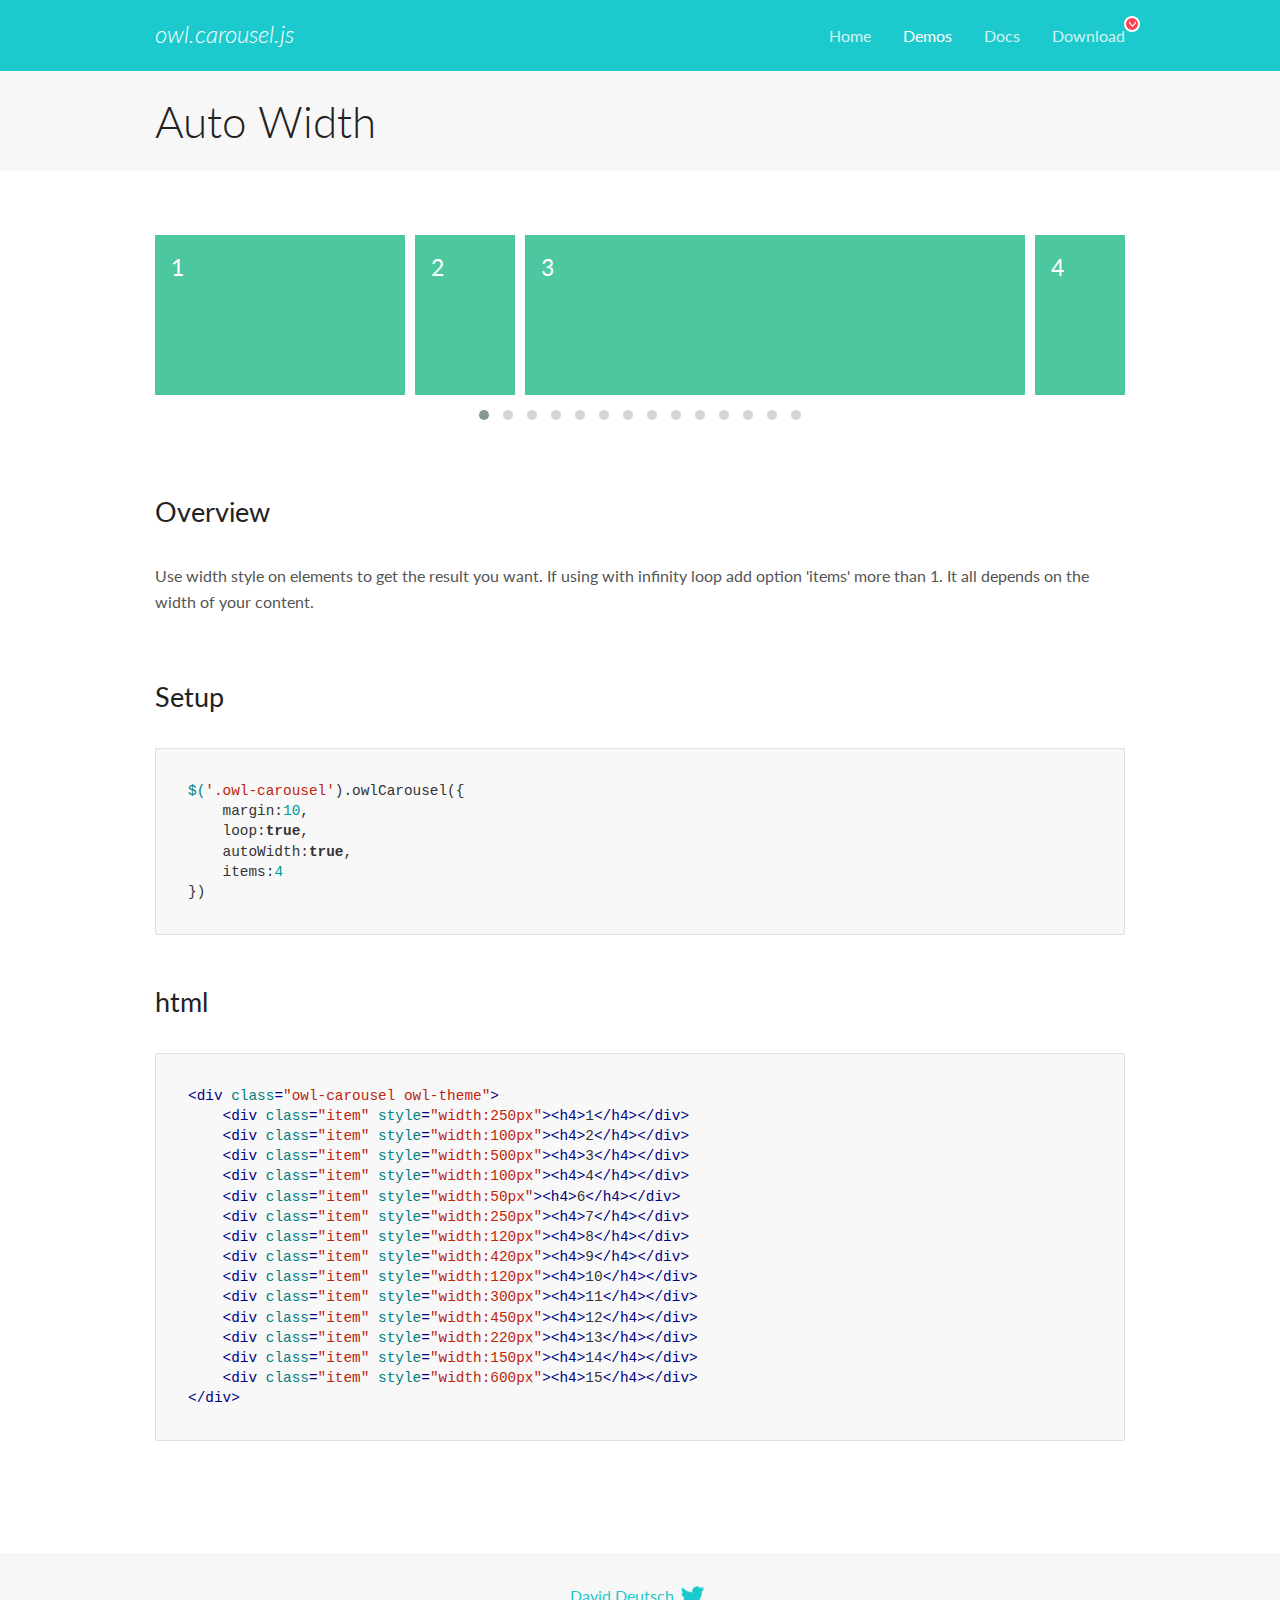
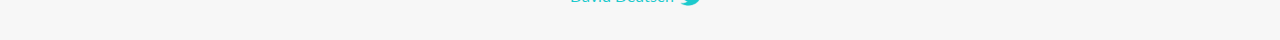
<file: OwlCarousel2-2.3.4/docs/demos/autowidth.html>
<!DOCTYPE html>
<html lang="en">
  <head>

    <!-- head -->
    <meta charset="utf-8">
    <meta name="msapplication-tap-highlight" content="no" />
    <meta name="viewport" content="width=device-width, initial-scale=1.0" />
    <meta name="description" content="Auto Width">
    <meta name="author" content="David Deutsch">
    <title>
      Auto Width Demo | Owl Carousel | 2.3.4
    </title>

    <!-- Stylesheets -->
    <link href='https://fonts.googleapis.com/css?family=Lato:300,400,700,400italic,300italic' rel='stylesheet' type='text/css'>
    <link rel="stylesheet" href="../assets/css/docs.theme.min.css">

    <!-- Owl Stylesheets -->
    <link rel="stylesheet" href="../assets/owlcarousel/assets/owl.carousel.min.css">
    <link rel="stylesheet" href="../assets/owlcarousel/assets/owl.theme.default.min.css">

    <!-- HTML5 shim and Respond.js IE8 support of HTML5 elements and media queries -->

    <!--[if lt IE 9]>
      <script src="https://oss.maxcdn.com/libs/html5shiv/3.7.0/html5shiv.js"></script>
      <script src="https://oss.maxcdn.com/libs/respond.js/1.3.0/respond.min.js"></script>
    <![endif]-->

    <!-- Favicons -->
    <link rel="apple-touch-icon-precomposed" sizes="144x144" href="../assets/ico/apple-touch-icon-144-precomposed.png">
    <link rel="shortcut icon" href="../assets/ico/favicon.png">
    <link rel="shortcut icon" href="favicon.ico">

    <!-- Yeah i know js should not be in header. Its required for demos.-->

    <!-- javascript -->
    <script src="../assets/vendors/jquery.min.js"></script>
    <script src="../assets/owlcarousel/owl.carousel.js"></script>
  </head>
  <body>

    <!-- header -->
    <header class="header">
      <div class="row">
        <div class="large-12 columns">
          <div class="brand left">
            <h3>
              <a href="/OwlCarousel2/">owl.carousel.js</a> 
            </h3>
          </div>
          <a id="toggle-nav" class="right">
            <span></span> <span></span> <span></span> 
          </a> 
          <div class="nav-bar">
            <ul class="clearfix">
              <li> <a href="/OwlCarousel2/index.html">Home</a>  </li>
              <li class="active">
                <a href="/OwlCarousel2/demos/demos.html">Demos</a> 
              </li>
              <li> <a href="/OwlCarousel2/docs/started-welcome.html">Docs</a>  </li>
              <li>
                <a href="https://github.com/OwlCarousel2/OwlCarousel2/archive/2.3.4.zip">Download</a> 
                <span class="download"></span> 
              </li>
            </ul>
          </div>
        </div>
      </div>
    </header>

    <!-- title -->
    <section class="title">
      <div class="row">
        <div class="large-12 columns">
          <h1>Auto Width</h1>
        </div>
      </div>
    </section>

    <!--  Demos -->
    <section id="demos">
      <div class="row">
        <div class="large-12 columns">
          <div class="owl-carousel owl-theme">
            <div class="item" style="width:250px">
              <h4>1</h4>
            </div>
            <div class="item" style="width:100px">
              <h4>2</h4>
            </div>
            <div class="item" style="width:500px">
              <h4>3</h4>
            </div>
            <div class="item" style="width:100px">
              <h4>4</h4>
            </div>
            <div class="item" style="width:50px">
              <h4>6</h4>
            </div>
            <div class="item" style="width:250px">
              <h4>7</h4>
            </div>
            <div class="item" style="width:120px">
              <h4>8</h4>
            </div>
            <div class="item" style="width:420px">
              <h4>9</h4>
            </div>
            <div class="item" style="width:120px">
              <h4>10</h4>
            </div>
            <div class="item" style="width:300px">
              <h4>11</h4>
            </div>
            <div class="item" style="width:450px">
              <h4>12</h4>
            </div>
            <div class="item" style="width:220px">
              <h4>13</h4>
            </div>
            <div class="item" style="width:150px">
              <h4>14</h4>
            </div>
            <div class="item" style="width:600px">
              <h4>15</h4>
            </div>
          </div>
          <h3 id="overview">Overview</h3>
          <p>Use width style on elements to get the result you want. If using with infinity loop add option &#39;items&#39; more than 1. It all depends on the width of your content.</p>
          <h3 id="setup">Setup</h3>
          <pre><code>$(&#39;.owl-carousel&#39;).owlCarousel({
    margin:10,
    loop:true,
    autoWidth:true,
    items:4
})</code></pre>
          <h3 id="html">html</h3>
          <pre><code>&lt;div class=&quot;owl-carousel owl-theme&quot;&gt;
    &lt;div class=&quot;item&quot; style=&quot;width:250px&quot;&gt;&lt;h4&gt;1&lt;/h4&gt;&lt;/div&gt;
    &lt;div class=&quot;item&quot; style=&quot;width:100px&quot;&gt;&lt;h4&gt;2&lt;/h4&gt;&lt;/div&gt;
    &lt;div class=&quot;item&quot; style=&quot;width:500px&quot;&gt;&lt;h4&gt;3&lt;/h4&gt;&lt;/div&gt;
    &lt;div class=&quot;item&quot; style=&quot;width:100px&quot;&gt;&lt;h4&gt;4&lt;/h4&gt;&lt;/div&gt;
    &lt;div class=&quot;item&quot; style=&quot;width:50px&quot;&gt;&lt;h4&gt;6&lt;/h4&gt;&lt;/div&gt;
    &lt;div class=&quot;item&quot; style=&quot;width:250px&quot;&gt;&lt;h4&gt;7&lt;/h4&gt;&lt;/div&gt;
    &lt;div class=&quot;item&quot; style=&quot;width:120px&quot;&gt;&lt;h4&gt;8&lt;/h4&gt;&lt;/div&gt;
    &lt;div class=&quot;item&quot; style=&quot;width:420px&quot;&gt;&lt;h4&gt;9&lt;/h4&gt;&lt;/div&gt;
    &lt;div class=&quot;item&quot; style=&quot;width:120px&quot;&gt;&lt;h4&gt;10&lt;/h4&gt;&lt;/div&gt;
    &lt;div class=&quot;item&quot; style=&quot;width:300px&quot;&gt;&lt;h4&gt;11&lt;/h4&gt;&lt;/div&gt;
    &lt;div class=&quot;item&quot; style=&quot;width:450px&quot;&gt;&lt;h4&gt;12&lt;/h4&gt;&lt;/div&gt;
    &lt;div class=&quot;item&quot; style=&quot;width:220px&quot;&gt;&lt;h4&gt;13&lt;/h4&gt;&lt;/div&gt;
    &lt;div class=&quot;item&quot; style=&quot;width:150px&quot;&gt;&lt;h4&gt;14&lt;/h4&gt;&lt;/div&gt;
    &lt;div class=&quot;item&quot; style=&quot;width:600px&quot;&gt;&lt;h4&gt;15&lt;/h4&gt;&lt;/div&gt;
&lt;/div&gt;</code></pre>
          <script>
            $(document).ready(function() {
              $('.owl-carousel').owlCarousel({
                margin: 10,
                loop: true,
                autoWidth: true,
                items: 4
              })
            })
          </script>
        </div>
      </div>
    </section>

    <!-- footer -->
    <footer class="footer">
      <div class="row">
        <div class="large-12 columns">
          <h5>
            <a href="/OwlCarousel2/docs/support-contact.html">David Deutsch</a> 
            <a id="custom-tweet-button" href="https://twitter.com/share?url=https://github.com/OwlCarousel2/OwlCarousel2&text=Owl Carousel - This is so awesome! " target="_blank"></a> 
          </h5>
        </div>
      </div>
    </footer>

    <!-- vendors -->
    <script src="../assets/vendors/highlight.js"></script>
    <script src="../assets/js/app.js"></script>
  </body>
</html>
</file>
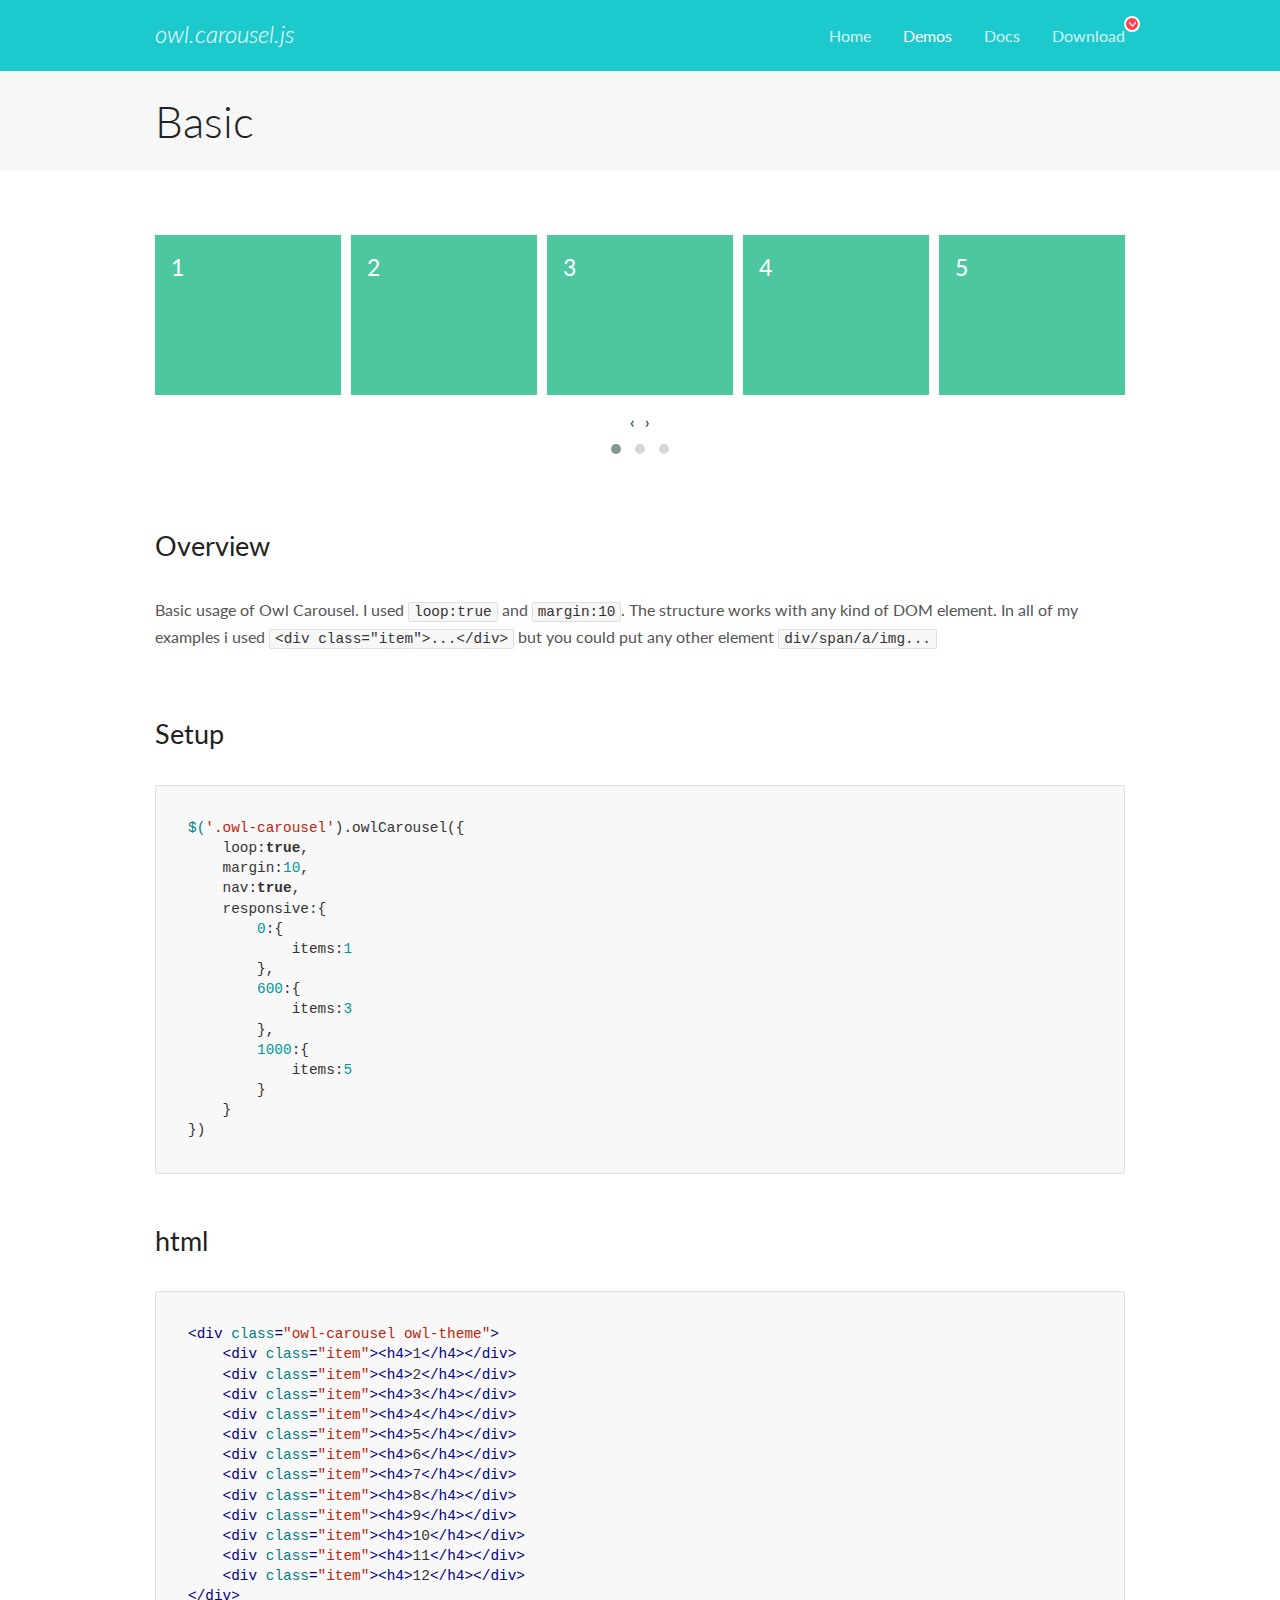
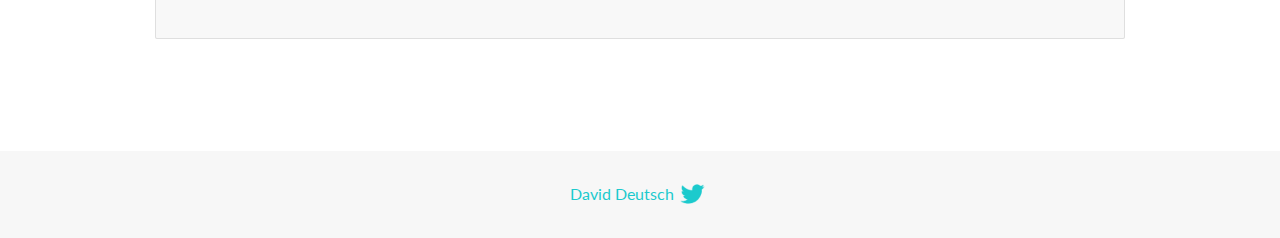
<file: OwlCarousel2-2.3.4/docs/demos/basic.html>
<!DOCTYPE html>
<html lang="en">
  <head>

    <!-- head -->
    <meta charset="utf-8">
    <meta name="msapplication-tap-highlight" content="no" />
    <meta name="viewport" content="width=device-width, initial-scale=1.0" />
    <meta name="description" content="Basic usage demo">
    <meta name="author" content="David Deutsch">
    <title>
      Basic Demo | Owl Carousel | 2.3.4
    </title>

    <!-- Stylesheets -->
    <link href='https://fonts.googleapis.com/css?family=Lato:300,400,700,400italic,300italic' rel='stylesheet' type='text/css'>
    <link rel="stylesheet" href="../assets/css/docs.theme.min.css">

    <!-- Owl Stylesheets -->
    <link rel="stylesheet" href="../assets/owlcarousel/assets/owl.carousel.min.css">
    <link rel="stylesheet" href="../assets/owlcarousel/assets/owl.theme.default.min.css">

    <!-- HTML5 shim and Respond.js IE8 support of HTML5 elements and media queries -->

    <!--[if lt IE 9]>
      <script src="https://oss.maxcdn.com/libs/html5shiv/3.7.0/html5shiv.js"></script>
      <script src="https://oss.maxcdn.com/libs/respond.js/1.3.0/respond.min.js"></script>
    <![endif]-->

    <!-- Favicons -->
    <link rel="apple-touch-icon-precomposed" sizes="144x144" href="../assets/ico/apple-touch-icon-144-precomposed.png">
    <link rel="shortcut icon" href="../assets/ico/favicon.png">
    <link rel="shortcut icon" href="favicon.ico">

    <!-- Yeah i know js should not be in header. Its required for demos.-->

    <!-- javascript -->
    <script src="../assets/vendors/jquery.min.js"></script>
    <script src="../assets/owlcarousel/owl.carousel.js"></script>
  </head>
  <body>

    <!-- header -->
    <header class="header">
      <div class="row">
        <div class="large-12 columns">
          <div class="brand left">
            <h3>
              <a href="/OwlCarousel2/">owl.carousel.js</a> 
            </h3>
          </div>
          <a id="toggle-nav" class="right">
            <span></span> <span></span> <span></span> 
          </a> 
          <div class="nav-bar">
            <ul class="clearfix">
              <li> <a href="/OwlCarousel2/index.html">Home</a>  </li>
              <li class="active">
                <a href="/OwlCarousel2/demos/demos.html">Demos</a> 
              </li>
              <li> <a href="/OwlCarousel2/docs/started-welcome.html">Docs</a>  </li>
              <li>
                <a href="https://github.com/OwlCarousel2/OwlCarousel2/archive/2.3.4.zip">Download</a> 
                <span class="download"></span> 
              </li>
            </ul>
          </div>
        </div>
      </div>
    </header>

    <!-- title -->
    <section class="title">
      <div class="row">
        <div class="large-12 columns">
          <h1>Basic</h1>
        </div>
      </div>
    </section>

    <!--  Demos -->
    <section id="demos">
      <div class="row">
        <div class="large-12 columns">
          <div class="owl-carousel owl-theme">
            <div class="item">
              <h4>1</h4>
            </div>
            <div class="item">
              <h4>2</h4>
            </div>
            <div class="item">
              <h4>3</h4>
            </div>
            <div class="item">
              <h4>4</h4>
            </div>
            <div class="item">
              <h4>5</h4>
            </div>
            <div class="item">
              <h4>6</h4>
            </div>
            <div class="item">
              <h4>7</h4>
            </div>
            <div class="item">
              <h4>8</h4>
            </div>
            <div class="item">
              <h4>9</h4>
            </div>
            <div class="item">
              <h4>10</h4>
            </div>
            <div class="item">
              <h4>11</h4>
            </div>
            <div class="item">
              <h4>12</h4>
            </div>
          </div>
          <h3 id="overview">Overview</h3>
          <p>Basic usage of Owl Carousel. I used <code>loop:true</code> and <code>margin:10</code>. The structure works with any kind of DOM element. In all of my examples i used <code>&lt;div class=&quot;item&quot;&gt;...&lt;/div&gt;</code> but you could
            put any other element <code>div/span/a/img...</code></p>
          <h3 id="setup">Setup</h3>
          <pre><code>$(&#39;.owl-carousel&#39;).owlCarousel({
    loop:true,
    margin:10,
    nav:true,
    responsive:{
        0:{
            items:1
        },
        600:{
            items:3
        },
        1000:{
            items:5
        }
    }
})</code></pre>
          <h3 id="html">html</h3>
          <pre><code>&lt;div class=&quot;owl-carousel owl-theme&quot;&gt;
    &lt;div class=&quot;item&quot;&gt;&lt;h4&gt;1&lt;/h4&gt;&lt;/div&gt;
    &lt;div class=&quot;item&quot;&gt;&lt;h4&gt;2&lt;/h4&gt;&lt;/div&gt;
    &lt;div class=&quot;item&quot;&gt;&lt;h4&gt;3&lt;/h4&gt;&lt;/div&gt;
    &lt;div class=&quot;item&quot;&gt;&lt;h4&gt;4&lt;/h4&gt;&lt;/div&gt;
    &lt;div class=&quot;item&quot;&gt;&lt;h4&gt;5&lt;/h4&gt;&lt;/div&gt;
    &lt;div class=&quot;item&quot;&gt;&lt;h4&gt;6&lt;/h4&gt;&lt;/div&gt;
    &lt;div class=&quot;item&quot;&gt;&lt;h4&gt;7&lt;/h4&gt;&lt;/div&gt;
    &lt;div class=&quot;item&quot;&gt;&lt;h4&gt;8&lt;/h4&gt;&lt;/div&gt;
    &lt;div class=&quot;item&quot;&gt;&lt;h4&gt;9&lt;/h4&gt;&lt;/div&gt;
    &lt;div class=&quot;item&quot;&gt;&lt;h4&gt;10&lt;/h4&gt;&lt;/div&gt;
    &lt;div class=&quot;item&quot;&gt;&lt;h4&gt;11&lt;/h4&gt;&lt;/div&gt;
    &lt;div class=&quot;item&quot;&gt;&lt;h4&gt;12&lt;/h4&gt;&lt;/div&gt;
&lt;/div&gt;</code></pre>
          <script>
            $(document).ready(function() {
              var owl = $('.owl-carousel');
              owl.owlCarousel({
                margin: 10,
                nav: true,
                loop: true,
                responsive: {
                  0: {
                    items: 1
                  },
                  600: {
                    items: 3
                  },
                  1000: {
                    items: 5
                  }
                }
              })
            })
          </script>
        </div>
      </div>
    </section>

    <!-- footer -->
    <footer class="footer">
      <div class="row">
        <div class="large-12 columns">
          <h5>
            <a href="/OwlCarousel2/docs/support-contact.html">David Deutsch</a> 
            <a id="custom-tweet-button" href="https://twitter.com/share?url=https://github.com/OwlCarousel2/OwlCarousel2&text=Owl Carousel - This is so awesome! " target="_blank"></a> 
          </h5>
        </div>
      </div>
    </footer>

    <!-- vendors -->
    <script src="../assets/vendors/highlight.js"></script>
    <script src="../assets/js/app.js"></script>
  </body>
</html>
</file>
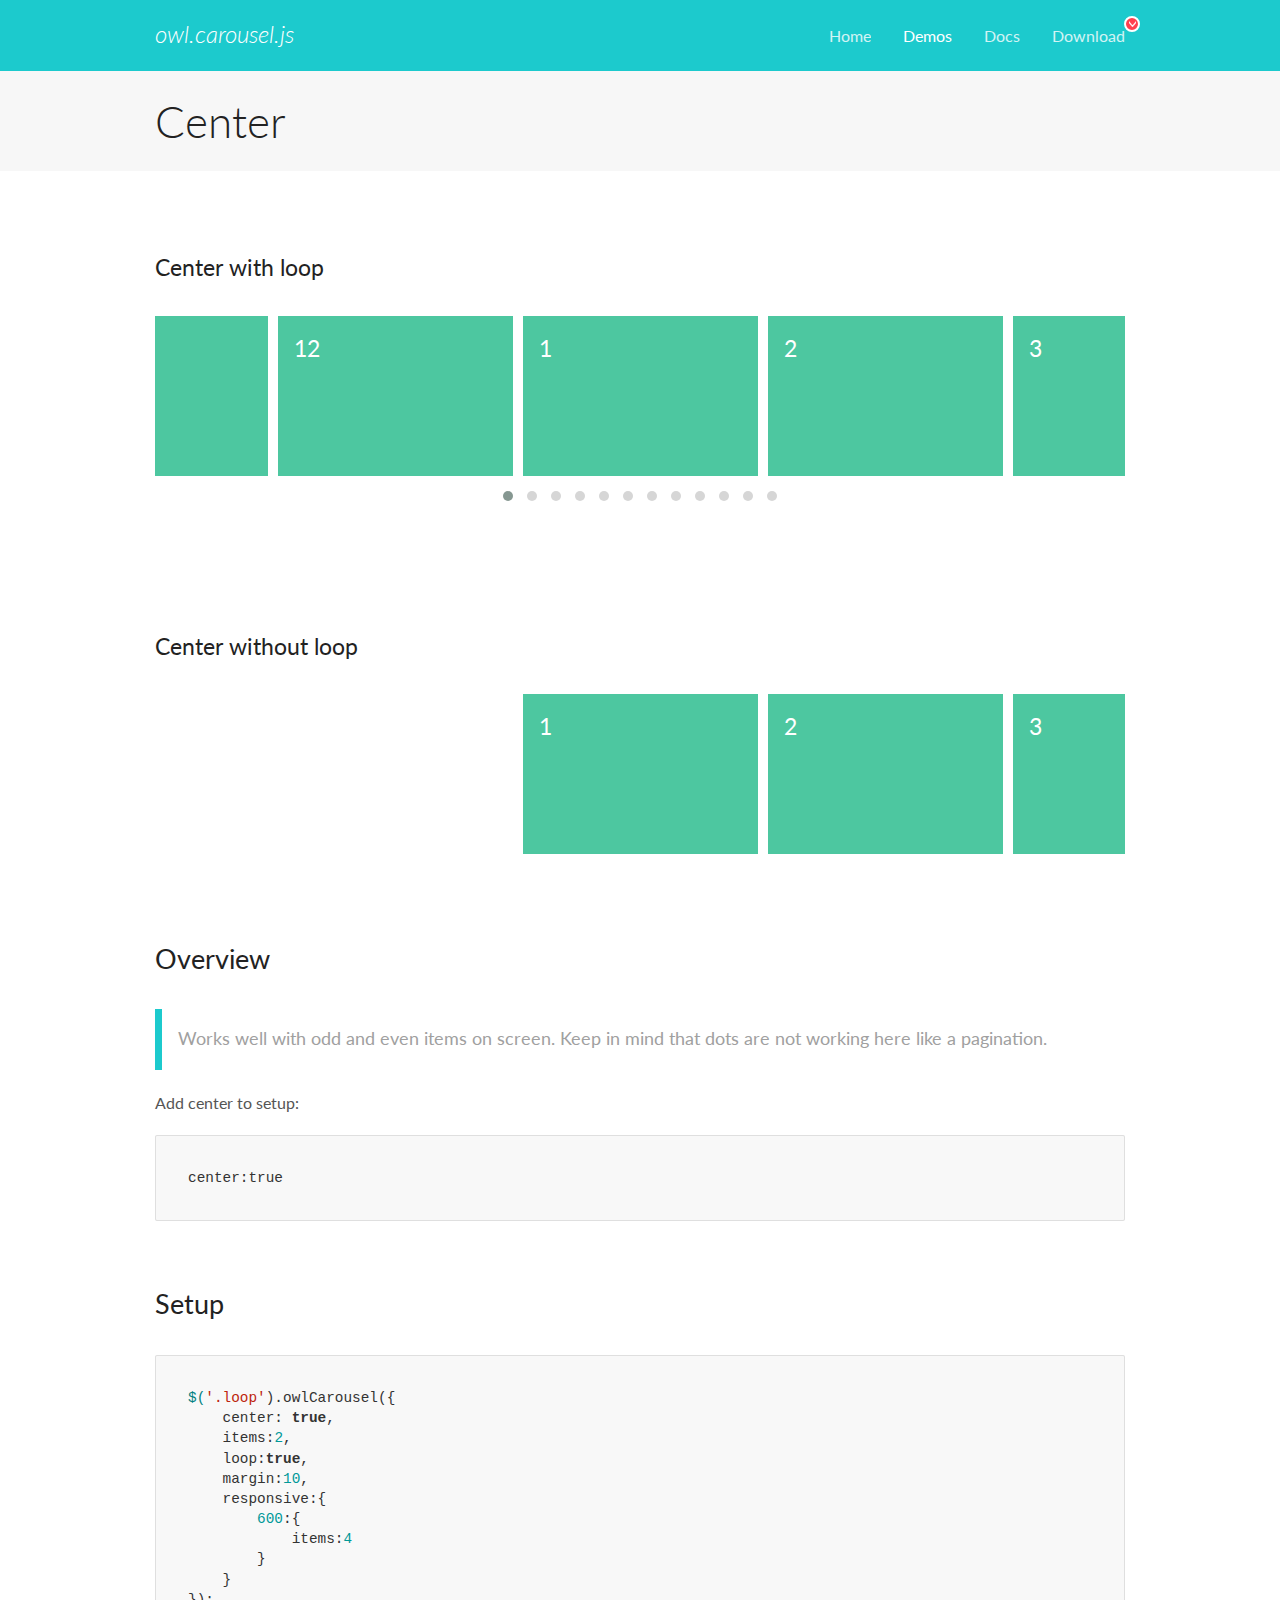
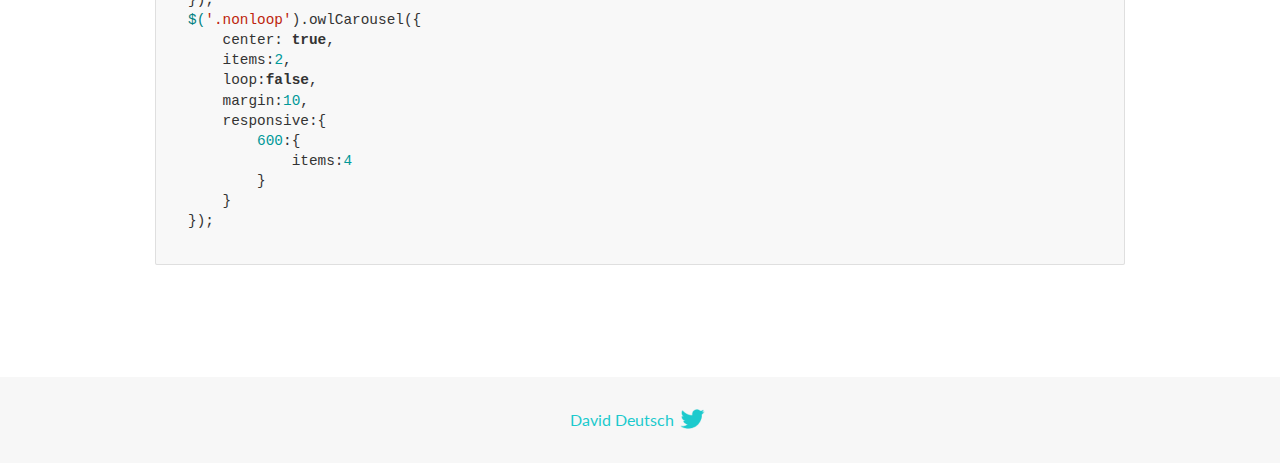
<file: OwlCarousel2-2.3.4/docs/demos/center.html>
<!DOCTYPE html>
<html lang="en">
  <head>

    <!-- head -->
    <meta charset="utf-8">
    <meta name="msapplication-tap-highlight" content="no" />
    <meta name="viewport" content="width=device-width, initial-scale=1.0" />
    <meta name="description" content="Center carousel">
    <meta name="author" content="David Deutsch">
    <title>
      Center Demo | Owl Carousel | 2.3.4
    </title>

    <!-- Stylesheets -->
    <link href='https://fonts.googleapis.com/css?family=Lato:300,400,700,400italic,300italic' rel='stylesheet' type='text/css'>
    <link rel="stylesheet" href="../assets/css/docs.theme.min.css">

    <!-- Owl Stylesheets -->
    <link rel="stylesheet" href="../assets/owlcarousel/assets/owl.carousel.min.css">
    <link rel="stylesheet" href="../assets/owlcarousel/assets/owl.theme.default.min.css">

    <!-- HTML5 shim and Respond.js IE8 support of HTML5 elements and media queries -->

    <!--[if lt IE 9]>
      <script src="https://oss.maxcdn.com/libs/html5shiv/3.7.0/html5shiv.js"></script>
      <script src="https://oss.maxcdn.com/libs/respond.js/1.3.0/respond.min.js"></script>
    <![endif]-->

    <!-- Favicons -->
    <link rel="apple-touch-icon-precomposed" sizes="144x144" href="../assets/ico/apple-touch-icon-144-precomposed.png">
    <link rel="shortcut icon" href="../assets/ico/favicon.png">
    <link rel="shortcut icon" href="favicon.ico">

    <!-- Yeah i know js should not be in header. Its required for demos.-->

    <!-- javascript -->
    <script src="../assets/vendors/jquery.min.js"></script>
    <script src="../assets/owlcarousel/owl.carousel.js"></script>
  </head>
  <body>

    <!-- header -->
    <header class="header">
      <div class="row">
        <div class="large-12 columns">
          <div class="brand left">
            <h3>
              <a href="/OwlCarousel2/">owl.carousel.js</a> 
            </h3>
          </div>
          <a id="toggle-nav" class="right">
            <span></span> <span></span> <span></span> 
          </a> 
          <div class="nav-bar">
            <ul class="clearfix">
              <li> <a href="/OwlCarousel2/index.html">Home</a>  </li>
              <li class="active">
                <a href="/OwlCarousel2/demos/demos.html">Demos</a> 
              </li>
              <li> <a href="/OwlCarousel2/docs/started-welcome.html">Docs</a>  </li>
              <li>
                <a href="https://github.com/OwlCarousel2/OwlCarousel2/archive/2.3.4.zip">Download</a> 
                <span class="download"></span> 
              </li>
            </ul>
          </div>
        </div>
      </div>
    </header>

    <!-- title -->
    <section class="title">
      <div class="row">
        <div class="large-12 columns">
          <h1>Center</h1>
        </div>
      </div>
    </section>

    <!--  Demos -->
    <section id="demos">
      <div class="row">
        <div class="large-12 columns">
          <h4 id="center-with-loop">Center with loop</h4>
          <div class="loop owl-carousel owl-theme">
            <div class="item">
              <h4>1</h4>
            </div>
            <div class="item">
              <h4>2</h4>
            </div>
            <div class="item">
              <h4>3</h4>
            </div>
            <div class="item">
              <h4>4</h4>
            </div>
            <div class="item">
              <h4>5</h4>
            </div>
            <div class="item">
              <h4>6</h4>
            </div>
            <div class="item">
              <h4>7</h4>
            </div>
            <div class="item">
              <h4>8</h4>
            </div>
            <div class="item">
              <h4>9</h4>
            </div>
            <div class="item">
              <h4>10</h4>
            </div>
            <div class="item">
              <h4>11</h4>
            </div>
            <div class="item">
              <h4>12</h4>
            </div>
          </div>
          <br>
          <h4 id="center-without-loop">Center without loop</h4>
          <div class="nonloop owl-carousel">
            <div class="item">
              <h4>1</h4>
            </div>
            <div class="item">
              <h4>2</h4>
            </div>
            <div class="item">
              <h4>3</h4>
            </div>
            <div class="item">
              <h4>4</h4>
            </div>
            <div class="item">
              <h4>5</h4>
            </div>
            <div class="item">
              <h4>6</h4>
            </div>
            <div class="item">
              <h4>7</h4>
            </div>
            <div class="item">
              <h4>8</h4>
            </div>
            <div class="item">
              <h4>9</h4>
            </div>
            <div class="item">
              <h4>10</h4>
            </div>
            <div class="item">
              <h4>11</h4>
            </div>
            <div class="item">
              <h4>12</h4>
            </div>
          </div>
          <h3 id="overview">Overview</h3>
          <blockquote>
            <p>Works well with odd and even items on screen. Keep in mind that dots are not working here like a pagination.</p>
          </blockquote>
          <p>Add center to setup:</p>
          <pre><code>center:true</code></pre>
          <h3 id="setup">Setup</h3>
          <pre><code>$(&#39;.loop&#39;).owlCarousel({
    center: true,
    items:2,
    loop:true,
    margin:10,
    responsive:{
        600:{
            items:4
        }
    }
});
$(&#39;.nonloop&#39;).owlCarousel({
    center: true,
    items:2,
    loop:false,
    margin:10,
    responsive:{
        600:{
            items:4
        }
    }
});</code></pre>
          <script>
            jQuery(document).ready(function($) {
              $('.loop').owlCarousel({
                center: true,
                items: 2,
                loop: true,
                margin: 10,
                responsive: {
                  600: {
                    items: 4
                  }
                }
              });
              $('.nonloop').owlCarousel({
                center: true,
                items: 2,
                loop: false,
                margin: 10,
                responsive: {
                  600: {
                    items: 4
                  }
                }
              });
            });
          </script>
        </div>
      </div>
    </section>

    <!-- footer -->
    <footer class="footer">
      <div class="row">
        <div class="large-12 columns">
          <h5>
            <a href="/OwlCarousel2/docs/support-contact.html">David Deutsch</a> 
            <a id="custom-tweet-button" href="https://twitter.com/share?url=https://github.com/OwlCarousel2/OwlCarousel2&text=Owl Carousel - This is so awesome! " target="_blank"></a> 
          </h5>
        </div>
      </div>
    </footer>

    <!-- vendors -->
    <script src="../assets/vendors/highlight.js"></script>
    <script src="../assets/js/app.js"></script>
  </body>
</html>
</file>
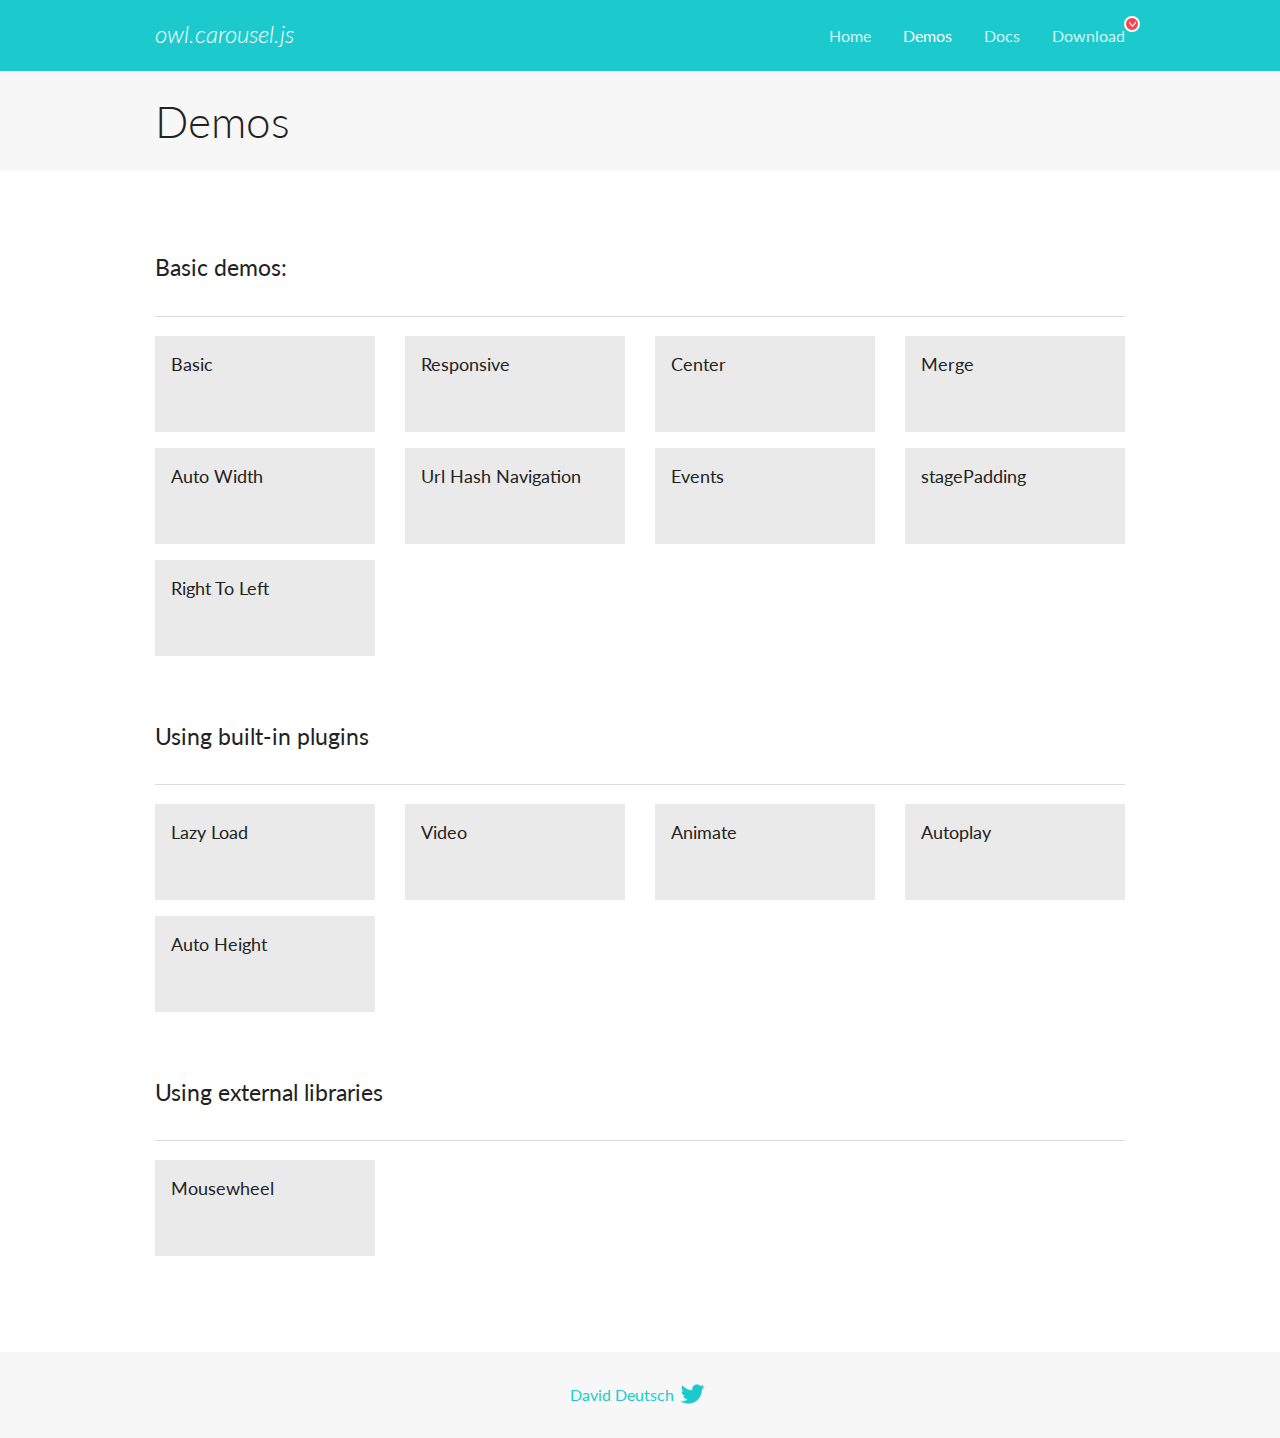
<file: OwlCarousel2-2.3.4/docs/demos/demos.html>
<!DOCTYPE html>
<html lang="en">
  <head>

    <!-- head -->
    <meta charset="utf-8">
    <meta name="msapplication-tap-highlight" content="no" />
    <meta name="viewport" content="width=device-width, initial-scale=1.0" />
    <meta name="description" content="A list of Owl Carousel examples.">
    <meta name="author" content="David Deutsch">
    <title>
      Demos | Owl Carousel | 2.3.4
    </title>

    <!-- Stylesheets -->
    <link href='https://fonts.googleapis.com/css?family=Lato:300,400,700,400italic,300italic' rel='stylesheet' type='text/css'>
    <link rel="stylesheet" href="../assets/css/docs.theme.min.css">

    <!-- Owl Stylesheets -->
    <link rel="stylesheet" href="../assets/owlcarousel/assets/owl.carousel.min.css">
    <link rel="stylesheet" href="../assets/owlcarousel/assets/owl.theme.default.min.css">

    <!-- HTML5 shim and Respond.js IE8 support of HTML5 elements and media queries -->

    <!--[if lt IE 9]>
      <script src="https://oss.maxcdn.com/libs/html5shiv/3.7.0/html5shiv.js"></script>
      <script src="https://oss.maxcdn.com/libs/respond.js/1.3.0/respond.min.js"></script>
    <![endif]-->

    <!-- Favicons -->
    <link rel="apple-touch-icon-precomposed" sizes="144x144" href="../assets/ico/apple-touch-icon-144-precomposed.png">
    <link rel="shortcut icon" href="../assets/ico/favicon.png">
    <link rel="shortcut icon" href="favicon.ico">

    <!-- Yeah i know js should not be in header. Its required for demos.-->

    <!-- javascript -->
    <script src="../assets/vendors/jquery.min.js"></script>
    <script src="../assets/owlcarousel/owl.carousel.js"></script>
  </head>
  <body>

    <!-- header -->
    <header class="header">
      <div class="row">
        <div class="large-12 columns">
          <div class="brand left">
            <h3>
              <a href="/OwlCarousel2/">owl.carousel.js</a> 
            </h3>
          </div>
          <a id="toggle-nav" class="right">
            <span></span> <span></span> <span></span> 
          </a> 
          <div class="nav-bar">
            <ul class="clearfix">
              <li> <a href="/OwlCarousel2/index.html">Home</a>  </li>
              <li class="active">
                <a href="/OwlCarousel2/demos/demos.html">Demos</a> 
              </li>
              <li> <a href="/OwlCarousel2/docs/started-welcome.html">Docs</a>  </li>
              <li>
                <a href="https://github.com/OwlCarousel2/OwlCarousel2/archive/2.3.4.zip">Download</a> 
                <span class="download"></span> 
              </li>
            </ul>
          </div>
        </div>
      </div>
    </header>

    <!-- title -->
    <section class="title">
      <div class="row">
        <div class="large-12 columns">
          <h1>Demos</h1>
        </div>
      </div>
    </section>

    <!--  Demos -->
    <section id="demos">
      <div class="row">
        <div class="large-12 columns">
          <h4 id="basic-demos-">Basic demos:</h4>
          <hr>
          <div class="demo-list">
            <div class="row">
              <div class="small-6 medium-4 large-3 columns">
                <a href="basic.html" class="demo-block">
                  <h5>Basic </h5>
                </a> 
              </div>
              <div class="small-6 medium-4 large-3 columns">
                <a href="responsive.html" class="demo-block">
                  <h5>Responsive </h5>
                </a> 
              </div>
              <div class="small-6 medium-4 large-3 columns">
                <a href="center.html" class="demo-block">
                  <h5>Center </h5>
                </a> 
              </div>
              <div class="small-6 medium-4 large-3 columns">
                <a href="merge.html" class="demo-block">
                  <h5>Merge </h5>
                </a> 
              </div>
              <div class="small-6 medium-4 large-3 columns">
                <a href="autowidth.html" class="demo-block">
                  <h5>Auto Width </h5>
                </a> 
              </div>
              <div class="small-6 medium-4 large-3 columns">
                <a href="urlhashnav.html" class="demo-block">
                  <h5>Url Hash Navigation </h5>
                </a> 
              </div>
              <div class="small-6 medium-4 large-3 columns">
                <a href="events.html" class="demo-block">
                  <h5>Events </h5>
                </a> 
              </div>
              <div class="small-6 medium-4 large-3 columns">
                <a href="stagepadding.html" class="demo-block">
                  <h5>stagePadding </h5>
                </a> 
              </div>
              <div class="small-6 medium-4 large-3 columns">
                <a href="rtl.html" class="demo-block">
                  <h5>Right To Left </h5>
                </a> 
              </div>
            </div>
          </div>
          <h4 id="using-built-in-plugins">Using built-in plugins</h4>
          <hr>
          <div class="demo-list">
            <div class="row">
              <div class="small-6 medium-4 large-3 columns">
                <a href="lazyLoad.html" class="demo-block">
                  <h5>Lazy Load </h5>
                </a> 
              </div>
              <div class="small-6 medium-4 large-3 columns">
                <a href="video.html" class="demo-block">
                  <h5>Video </h5>
                </a> 
              </div>
              <div class="small-6 medium-4 large-3 columns">
                <a href="animate.html" class="demo-block">
                  <h5>Animate </h5>
                </a> 
              </div>
              <div class="small-6 medium-4 large-3 columns">
                <a href="autoplay.html" class="demo-block">
                  <h5>Autoplay </h5>
                </a> 
              </div>
              <div class="small-6 medium-4 large-3 columns">
                <a href="autoheight.html" class="demo-block">
                  <h5>Auto Height </h5>
                </a> 
              </div>
            </div>
          </div>
          <h4 id="using-external-libraries">Using external libraries</h4>
          <hr>
          <div class="demo-list">
            <div class="row">
              <div class="small-6 medium-4 large-3 columns">
                <a href="mousewheel.html" class="demo-block">
                  <h5>Mousewheel </h5>
                </a> 
              </div>
            </div>
          </div>
        </div>
      </div>
    </section>

    <!-- footer -->
    <footer class="footer">
      <div class="row">
        <div class="large-12 columns">
          <h5>
            <a href="/OwlCarousel2/docs/support-contact.html">David Deutsch</a> 
            <a id="custom-tweet-button" href="https://twitter.com/share?url=https://github.com/OwlCarousel2/OwlCarousel2&text=Owl Carousel - This is so awesome! " target="_blank"></a> 
          </h5>
        </div>
      </div>
    </footer>

    <!-- vendors -->
    <script src="../assets/vendors/highlight.js"></script>
    <script src="../assets/js/app.js"></script>
  </body>
</html>
</file>
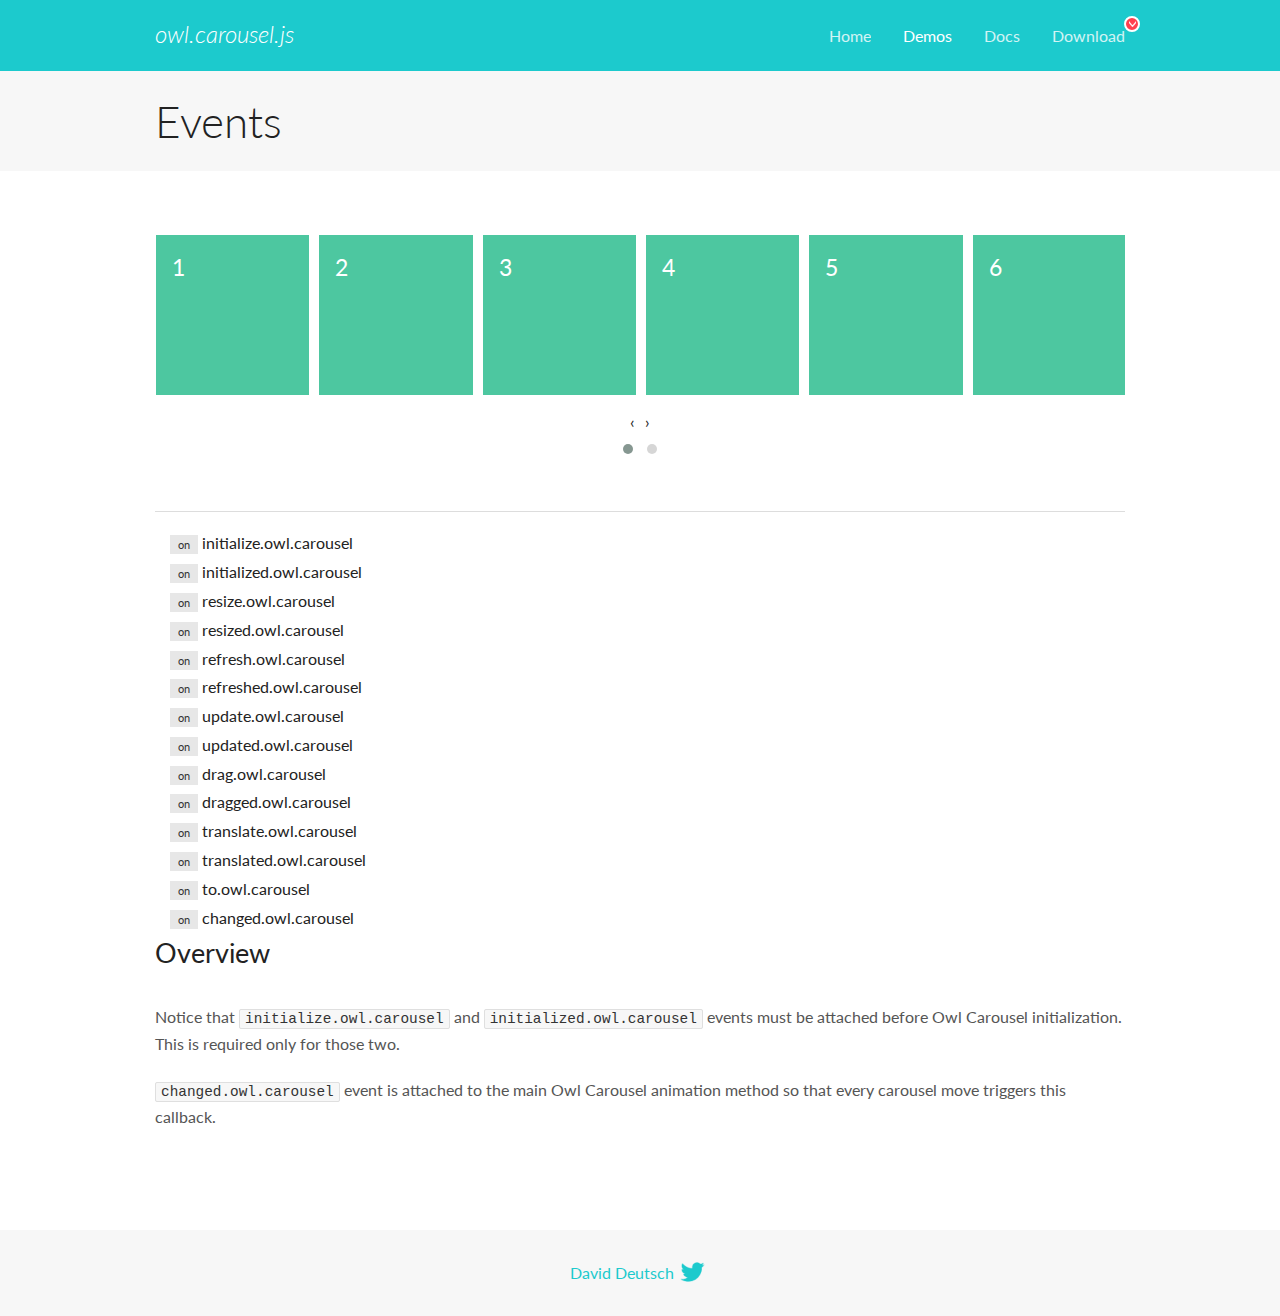
<file: OwlCarousel2-2.3.4/docs/demos/events.html>
<!DOCTYPE html>
<html lang="en">
  <head>

    <!-- head -->
    <meta charset="utf-8">
    <meta name="msapplication-tap-highlight" content="no" />
    <meta name="viewport" content="width=device-width, initial-scale=1.0" />
    <meta name="description" content="Events usage demo">
    <meta name="author" content="David Deutsch">
    <title>
      Events Demo | Owl Carousel | 2.3.4
    </title>

    <!-- Stylesheets -->
    <link href='https://fonts.googleapis.com/css?family=Lato:300,400,700,400italic,300italic' rel='stylesheet' type='text/css'>
    <link rel="stylesheet" href="../assets/css/docs.theme.min.css">

    <!-- Owl Stylesheets -->
    <link rel="stylesheet" href="../assets/owlcarousel/assets/owl.carousel.min.css">
    <link rel="stylesheet" href="../assets/owlcarousel/assets/owl.theme.default.min.css">

    <!-- HTML5 shim and Respond.js IE8 support of HTML5 elements and media queries -->

    <!--[if lt IE 9]>
      <script src="https://oss.maxcdn.com/libs/html5shiv/3.7.0/html5shiv.js"></script>
      <script src="https://oss.maxcdn.com/libs/respond.js/1.3.0/respond.min.js"></script>
    <![endif]-->

    <!-- Favicons -->
    <link rel="apple-touch-icon-precomposed" sizes="144x144" href="../assets/ico/apple-touch-icon-144-precomposed.png">
    <link rel="shortcut icon" href="../assets/ico/favicon.png">
    <link rel="shortcut icon" href="favicon.ico">

    <!-- Yeah i know js should not be in header. Its required for demos.-->

    <!-- javascript -->
    <script src="../assets/vendors/jquery.min.js"></script>
    <script src="../assets/owlcarousel/owl.carousel.js"></script>
  </head>
  <body>

    <!-- header -->
    <header class="header">
      <div class="row">
        <div class="large-12 columns">
          <div class="brand left">
            <h3>
              <a href="/OwlCarousel2/">owl.carousel.js</a> 
            </h3>
          </div>
          <a id="toggle-nav" class="right">
            <span></span> <span></span> <span></span> 
          </a> 
          <div class="nav-bar">
            <ul class="clearfix">
              <li> <a href="/OwlCarousel2/index.html">Home</a>  </li>
              <li class="active">
                <a href="/OwlCarousel2/demos/demos.html">Demos</a> 
              </li>
              <li> <a href="/OwlCarousel2/docs/started-welcome.html">Docs</a>  </li>
              <li>
                <a href="https://github.com/OwlCarousel2/OwlCarousel2/archive/2.3.4.zip">Download</a> 
                <span class="download"></span> 
              </li>
            </ul>
          </div>
        </div>
      </div>
    </header>

    <!-- title -->
    <section class="title">
      <div class="row">
        <div class="large-12 columns">
          <h1>Events</h1>
        </div>
      </div>
    </section>

    <!--  Demos -->
    <section id="demos">
      <div class="row">
        <div class="large-12 columns">
          <div class="owl-carousel owl-theme">
            <div class="item">
              <h4>1</h4>
            </div>
            <div class="item">
              <h4>2</h4>
            </div>
            <div class="item">
              <h4>3</h4>
            </div>
            <div class="item">
              <h4>4</h4>
            </div>
            <div class="item">
              <h4>5</h4>
            </div>
            <div class="item">
              <h4>6</h4>
            </div>
            <div class="item">
              <h4>7</h4>
            </div>
            <div class="item">
              <h4>8</h4>
            </div>
            <div class="item">
              <h4>9</h4>
            </div>
            <div class="item">
              <h4>10</h4>
            </div>
            <div class="item">
              <h4>11</h4>
            </div>
            <div class="item">
              <h4>12</h4>
            </div>
          </div>
          <hr>
          <div class="large-12 columns callbacks">
            <div><span class="label secondary initialize">on</span>  initialize.owl.carousel </div>
            <div><span class="label secondary initialized">on</span>  initialized.owl.carousel </div>
            <div><span class="label secondary resize">on</span>  resize.owl.carousel </div>
            <div><span class="label secondary resized">on</span>  resized.owl.carousel </div>
            <div><span class="label secondary refresh">on</span>  refresh.owl.carousel </div>
            <div><span class="label secondary refreshed">on</span>  refreshed.owl.carousel </div>
            <div><span class="label secondary update">on</span>  update.owl.carousel </div>
            <div><span class="label secondary updated">on</span>  updated.owl.carousel </div>
            <div><span class="label secondary drag">on</span>  drag.owl.carousel </div>
            <div><span class="label secondary dragged">on</span>  dragged.owl.carousel </div>
            <div><span class="label secondary translate">on</span>  translate.owl.carousel </div>
            <div><span class="label secondary translated">on</span>  translated.owl.carousel </div>
            <div><span class="label secondary to">on</span>  to.owl.carousel </div>
            <div><span class="label secondary changed">on</span>  changed.owl.carousel </div>
          </div>
          <h3 id="overview">Overview</h3>
          <p>Notice that <code>initialize.owl.carousel</code> and <code>initialized.owl.carousel</code> events must be attached before Owl Carousel initialization. This is required only for those two.</p>
          <p><code>changed.owl.carousel</code> event is attached to the main Owl Carousel animation method so that every carousel move triggers this callback.</p>
          <script>
            jQuery(document).ready(function($) {
              var owl = $('.owl-carousel');
              owl.on('initialize.owl.carousel initialized.owl.carousel ' +
                'initialize.owl.carousel initialize.owl.carousel ' +
                'resize.owl.carousel resized.owl.carousel ' +
                'refresh.owl.carousel refreshed.owl.carousel ' +
                'update.owl.carousel updated.owl.carousel ' +
                'drag.owl.carousel dragged.owl.carousel ' +
                'translate.owl.carousel translated.owl.carousel ' +
                'to.owl.carousel changed.owl.carousel',
                function(e) {
                  $('.' + e.type)
                    .removeClass('secondary')
                    .addClass('success');
                  window.setTimeout(function() {
                    $('.' + e.type)
                      .removeClass('success')
                      .addClass('secondary');
                  }, 500);
                });
              owl.owlCarousel({
                loop: true,
                nav: true,
                lazyLoad: true,
                margin: 10,
                video: true,
                responsive: {
                  0: {
                    items: 1
                  },
                  600: {
                    items: 3
                  },
                  960: {
                    items: 5,
                  },
                  1200: {
                    items: 6
                  }
                }
              });
            });
          </script>
        </div>
      </div>
    </section>

    <!-- footer -->
    <footer class="footer">
      <div class="row">
        <div class="large-12 columns">
          <h5>
            <a href="/OwlCarousel2/docs/support-contact.html">David Deutsch</a> 
            <a id="custom-tweet-button" href="https://twitter.com/share?url=https://github.com/OwlCarousel2/OwlCarousel2&text=Owl Carousel - This is so awesome! " target="_blank"></a> 
          </h5>
        </div>
      </div>
    </footer>

    <!-- vendors -->
    <script src="../assets/vendors/highlight.js"></script>
    <script src="../assets/js/app.js"></script>
  </body>
</html>
</file>
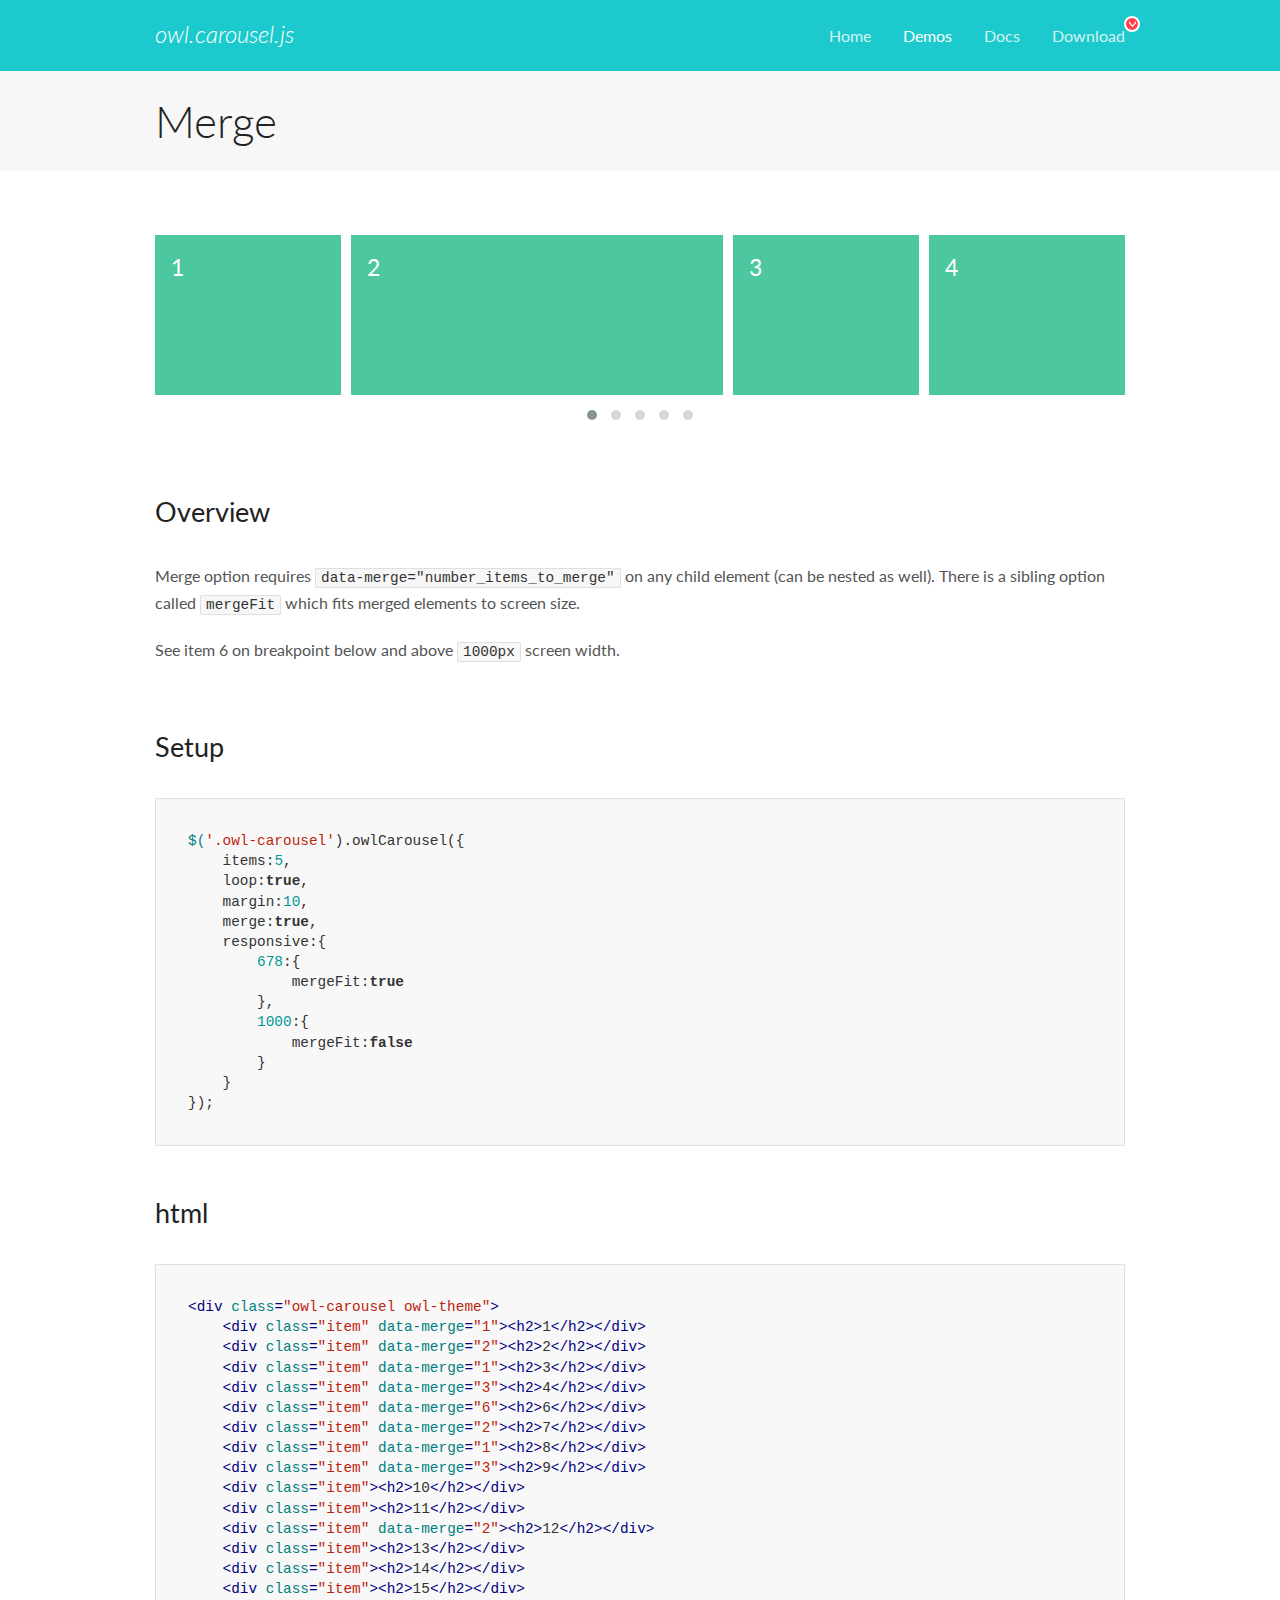
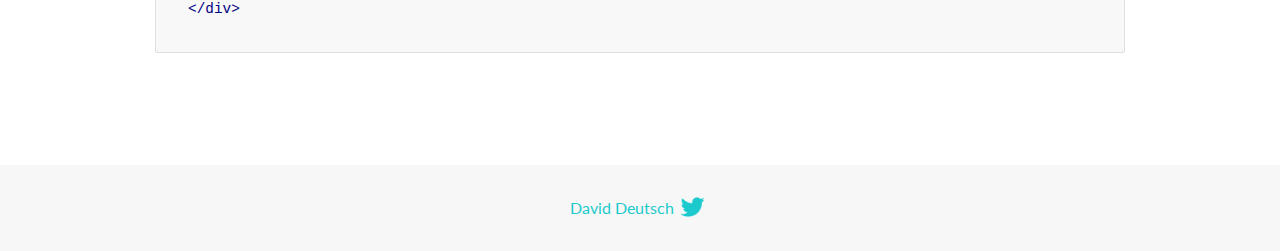
<file: OwlCarousel2-2.3.4/docs/demos/merge.html>
<!DOCTYPE html>
<html lang="en">
  <head>

    <!-- head -->
    <meta charset="utf-8">
    <meta name="msapplication-tap-highlight" content="no" />
    <meta name="viewport" content="width=device-width, initial-scale=1.0" />
    <meta name="description" content="Merge Items">
    <meta name="author" content="David Deutsch">
    <title>
      Merge Demo | Owl Carousel | 2.3.4
    </title>

    <!-- Stylesheets -->
    <link href='https://fonts.googleapis.com/css?family=Lato:300,400,700,400italic,300italic' rel='stylesheet' type='text/css'>
    <link rel="stylesheet" href="../assets/css/docs.theme.min.css">

    <!-- Owl Stylesheets -->
    <link rel="stylesheet" href="../assets/owlcarousel/assets/owl.carousel.min.css">
    <link rel="stylesheet" href="../assets/owlcarousel/assets/owl.theme.default.min.css">

    <!-- HTML5 shim and Respond.js IE8 support of HTML5 elements and media queries -->

    <!--[if lt IE 9]>
      <script src="https://oss.maxcdn.com/libs/html5shiv/3.7.0/html5shiv.js"></script>
      <script src="https://oss.maxcdn.com/libs/respond.js/1.3.0/respond.min.js"></script>
    <![endif]-->

    <!-- Favicons -->
    <link rel="apple-touch-icon-precomposed" sizes="144x144" href="../assets/ico/apple-touch-icon-144-precomposed.png">
    <link rel="shortcut icon" href="../assets/ico/favicon.png">
    <link rel="shortcut icon" href="favicon.ico">

    <!-- Yeah i know js should not be in header. Its required for demos.-->

    <!-- javascript -->
    <script src="../assets/vendors/jquery.min.js"></script>
    <script src="../assets/owlcarousel/owl.carousel.js"></script>
  </head>
  <body>

    <!-- header -->
    <header class="header">
      <div class="row">
        <div class="large-12 columns">
          <div class="brand left">
            <h3>
              <a href="/OwlCarousel2/">owl.carousel.js</a> 
            </h3>
          </div>
          <a id="toggle-nav" class="right">
            <span></span> <span></span> <span></span> 
          </a> 
          <div class="nav-bar">
            <ul class="clearfix">
              <li> <a href="/OwlCarousel2/index.html">Home</a>  </li>
              <li class="active">
                <a href="/OwlCarousel2/demos/demos.html">Demos</a> 
              </li>
              <li> <a href="/OwlCarousel2/docs/started-welcome.html">Docs</a>  </li>
              <li>
                <a href="https://github.com/OwlCarousel2/OwlCarousel2/archive/2.3.4.zip">Download</a> 
                <span class="download"></span> 
              </li>
            </ul>
          </div>
        </div>
      </div>
    </header>

    <!-- title -->
    <section class="title">
      <div class="row">
        <div class="large-12 columns">
          <h1>Merge</h1>
        </div>
      </div>
    </section>

    <!--  Demos -->
    <section id="demos">
      <div class="row">
        <div class="large-12 columns">
          <div class="owl-carousel owl-theme">
            <div class="item" data-merge="1">
              <h4>1</h4>
            </div>
            <div class="item" data-merge="2">
              <h4>2</h4>
            </div>
            <div class="item" data-merge="1">
              <h4>3</h4>
            </div>
            <div class="item" data-merge="3">
              <h4>4</h4>
            </div>
            <div class="item" data-merge="6">
              <h4>6</h4>
            </div>
            <div class="item" data-merge="2">
              <h4>7</h4>
            </div>
            <div class="item" data-merge="1">
              <h4>8</h4>
            </div>
            <div class="item" data-merge="3">
              <h4>9</h4>
            </div>
            <div class="item">
              <h4>10</h4>
            </div>
            <div class="item">
              <h4>11</h4>
            </div>
            <div class="item" data-merge="2">
              <h4>12</h4>
            </div>
            <div class="item">
              <h4>13</h4>
            </div>
            <div class="item">
              <h4>14</h4>
            </div>
            <div class="item">
              <h4>15</h4>
            </div>
          </div>
          <h3 id="overview">Overview</h3>
          <p>Merge option requires <code>data-merge=&quot;number_items_to_merge&quot;</code> on any child element (can be nested as well). There is a sibling option called <code>mergeFit</code> which fits merged elements to screen size. </p>
          <p>See item 6 on breakpoint below and above <code>1000px</code> screen width.</p>
          <h3 id="setup">Setup</h3>
          <pre><code>$(&#39;.owl-carousel&#39;).owlCarousel({
    items:5,
    loop:true,
    margin:10,
    merge:true,
    responsive:{
        678:{
            mergeFit:true
        },
        1000:{
            mergeFit:false
        }
    }
});</code></pre>
          <h3 id="html">html</h3>
          <pre><code>&lt;div class=&quot;owl-carousel owl-theme&quot;&gt;
    &lt;div class=&quot;item&quot; data-merge=&quot;1&quot;&gt;&lt;h2&gt;1&lt;/h2&gt;&lt;/div&gt;
    &lt;div class=&quot;item&quot; data-merge=&quot;2&quot;&gt;&lt;h2&gt;2&lt;/h2&gt;&lt;/div&gt;
    &lt;div class=&quot;item&quot; data-merge=&quot;1&quot;&gt;&lt;h2&gt;3&lt;/h2&gt;&lt;/div&gt;
    &lt;div class=&quot;item&quot; data-merge=&quot;3&quot;&gt;&lt;h2&gt;4&lt;/h2&gt;&lt;/div&gt;
    &lt;div class=&quot;item&quot; data-merge=&quot;6&quot;&gt;&lt;h2&gt;6&lt;/h2&gt;&lt;/div&gt;
    &lt;div class=&quot;item&quot; data-merge=&quot;2&quot;&gt;&lt;h2&gt;7&lt;/h2&gt;&lt;/div&gt;
    &lt;div class=&quot;item&quot; data-merge=&quot;1&quot;&gt;&lt;h2&gt;8&lt;/h2&gt;&lt;/div&gt;
    &lt;div class=&quot;item&quot; data-merge=&quot;3&quot;&gt;&lt;h2&gt;9&lt;/h2&gt;&lt;/div&gt;
    &lt;div class=&quot;item&quot;&gt;&lt;h2&gt;10&lt;/h2&gt;&lt;/div&gt;
    &lt;div class=&quot;item&quot;&gt;&lt;h2&gt;11&lt;/h2&gt;&lt;/div&gt;
    &lt;div class=&quot;item&quot; data-merge=&quot;2&quot;&gt;&lt;h2&gt;12&lt;/h2&gt;&lt;/div&gt;
    &lt;div class=&quot;item&quot;&gt;&lt;h2&gt;13&lt;/h2&gt;&lt;/div&gt;
    &lt;div class=&quot;item&quot;&gt;&lt;h2&gt;14&lt;/h2&gt;&lt;/div&gt;
    &lt;div class=&quot;item&quot;&gt;&lt;h2&gt;15&lt;/h2&gt;&lt;/div&gt;
&lt;/div&gt;</code></pre>
          <script>
            $(document).ready(function() {
              $('.owl-carousel').owlCarousel({
                items: 5,
                loop: true,
                margin: 10,
                merge: true,
                responsive: {
                  678: {
                    mergeFit: true
                  },
                  1000: {
                    mergeFit: false
                  }
                }
              });
            })
          </script>
        </div>
      </div>
    </section>

    <!-- footer -->
    <footer class="footer">
      <div class="row">
        <div class="large-12 columns">
          <h5>
            <a href="/OwlCarousel2/docs/support-contact.html">David Deutsch</a> 
            <a id="custom-tweet-button" href="https://twitter.com/share?url=https://github.com/OwlCarousel2/OwlCarousel2&text=Owl Carousel - This is so awesome! " target="_blank"></a> 
          </h5>
        </div>
      </div>
    </footer>

    <!-- vendors -->
    <script src="../assets/vendors/highlight.js"></script>
    <script src="../assets/js/app.js"></script>
  </body>
</html>
</file>
<file: css/regis.css>
/*contact_us start*/

 .panel{
    background-color:#CC9544;
    background-repeat: no-repeat;
    background-size: cover;
    background-position: center;
    max-height: 100vh;
    padding:30px;

}
.panel-heading {
    width: 50%;
    margin: auto;
    text-align: center;
}
.panel-heading h1 {
    color: black;
    font-size: 40px;
    font-family: 'Raleway', sans-serif;
}
.panel-body {
    color: black;
    font-family: 'Raleway', sans-serif;
    font-size: 15px;
    margin-bottom: 50px;
    margin-top: 10px;
}

form {
    text-align: left;
}
form input {
    width: 100%;
    background: transparent;
    border: none;
    margin-top: 10px;
    margin-bottom: 10px;
    padding-top: 5px;
    padding-bottom: 5px;
    border: 1px solid black;
    border-radius: 5px;
}
form textarea {
    width: 100%;
    background: transparent;
    border: none;
    border: 1px solid #9999;
    border-radius: 5px;
    padding-top: 10px;
    padding-left: 5px;
}


.submit{
    color: #fff;
    width: initial;
    /* padding: 0; */
    padding: 10px 40px;
    border-color: black;
    transition: .4s all ease-in-out;
}
.submit:hover{
    background-color:black;
}
.panel-footer{
    text-align: right;
    color:rgb(30, 27, 24);
}

/*contact_us end*/
</file>
